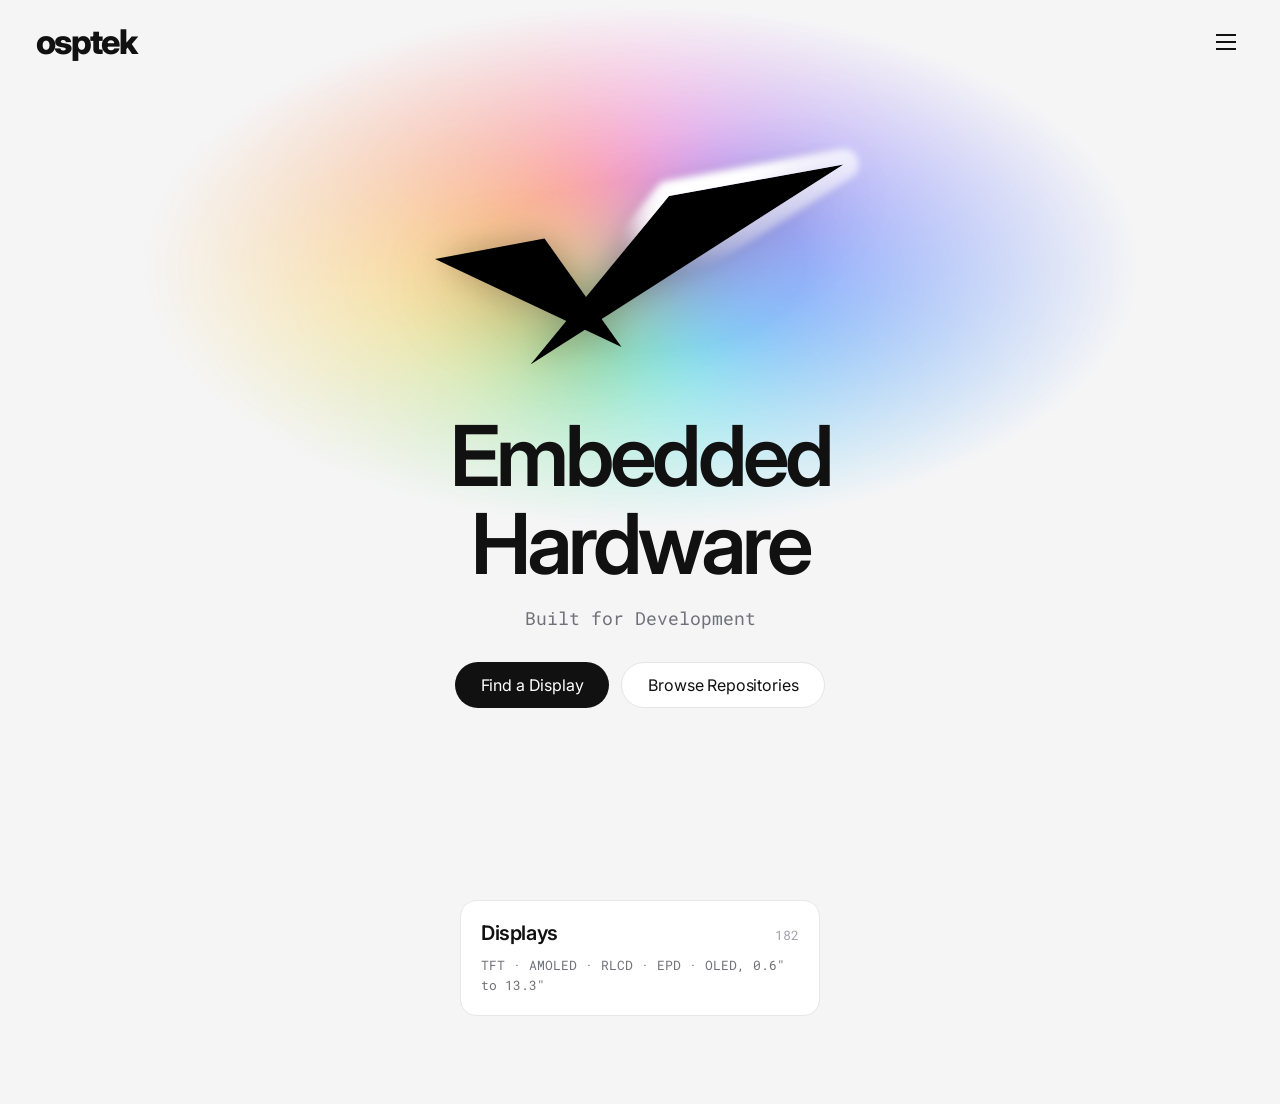
<file: index.html>
<!DOCTYPE html>
<html lang="en">
<head>
  <meta charset="utf-8" />
  <meta name="viewport" content="width=device-width, initial-scale=1" />
  <title>OSPTEK</title>
  <meta name="description" content="OSPTEK product documentation" />
  <link rel="preconnect" href="https://fonts.googleapis.com" />
  <link rel="preconnect" href="https://fonts.gstatic.com" crossorigin />
  <link href="https://fonts.googleapis.com/css2?family=Inter:wght@400;500;600;800&family=Roboto+Mono:wght@400&display=swap" rel="stylesheet" />
  <link rel="stylesheet" href="assets/base.css?v=2" />
  <link rel="stylesheet" href="assets/home.css?v=35" />
</head>
<body>
  <header class="topbar">
    <a class="wordmark" href="./" aria-label="OSPTEK">osptek</a>
    <button class="menu" type="button" aria-label="Menu">
      <span></span>
      <span></span>
      <span></span>
    </button>
  </header>
  <main class="hero">
    <div class="mark-wrap">
      <div class="mark-color" aria-hidden="true"></div>
      <img class="mark" src="assets/mark.svg" alt="" draggable="false" />
      <div class="mark-glow" aria-hidden="true">
        <i class="orbit"></i>
      </div>
      <!-- click target: the mark shape itself, with a little slack around the edges -->
      <svg class="mark-hit" viewBox="10 240 840 440" aria-hidden="true">
        <g fill="none" stroke="none" stroke-width="44" stroke-linejoin="round">
          <polygon points="20,446 239,405 393,622" />
          <polygon points="211,657 488,320 837,257" />
        </g>
      </svg>
    </div>
    <h1 class="title">Embedded<br />Hardware</h1>
    <p class="sub">
      <span class="rotator">
        <span class="phrase">Built for Development</span>
        <span class="phrase">From Module to System</span>
        <span class="phrase">Made for Integration</span>
        <span class="phrase">Hardware for Engineers</span>
        <span class="phrase">Ready for Prototyping</span>
        <span class="phrase">From Prototype to Product</span>
      </span>
    </p>
    <div class="actions">
      <a class="btn btn-fill" href="products/">Find a Display</a>
      <a class="btn btn-ghost" href="https://github.com/osptek" target="_blank" rel="noopener">Browse Repositories</a>
    </div>
  </main>

  <!-- the count and range are placeholders: home.js refreshes them from products/catalog.json -->
  <section class="cats-home" aria-labelledby="cats-title">
    <h2 class="sr-only" id="cats-title">Product categories</h2>
    <div class="cat-grid">
      <a class="cat-card" href="products/">
        <span class="cat-head">
          <span class="cat-name">Displays</span>
          <span class="cat-count">382</span>
        </span>
        <span class="cat-note">TFT · AMOLED · RLCD · EPD · OLED, <span class="cat-range">0.42" to 13.3"</span></span>
      </a>
    </div>
  </section>
  <script src="assets/topbar.js?v=1"></script>
  <script src="assets/home.js?v=14"></script>
</body>
</html>
</file>
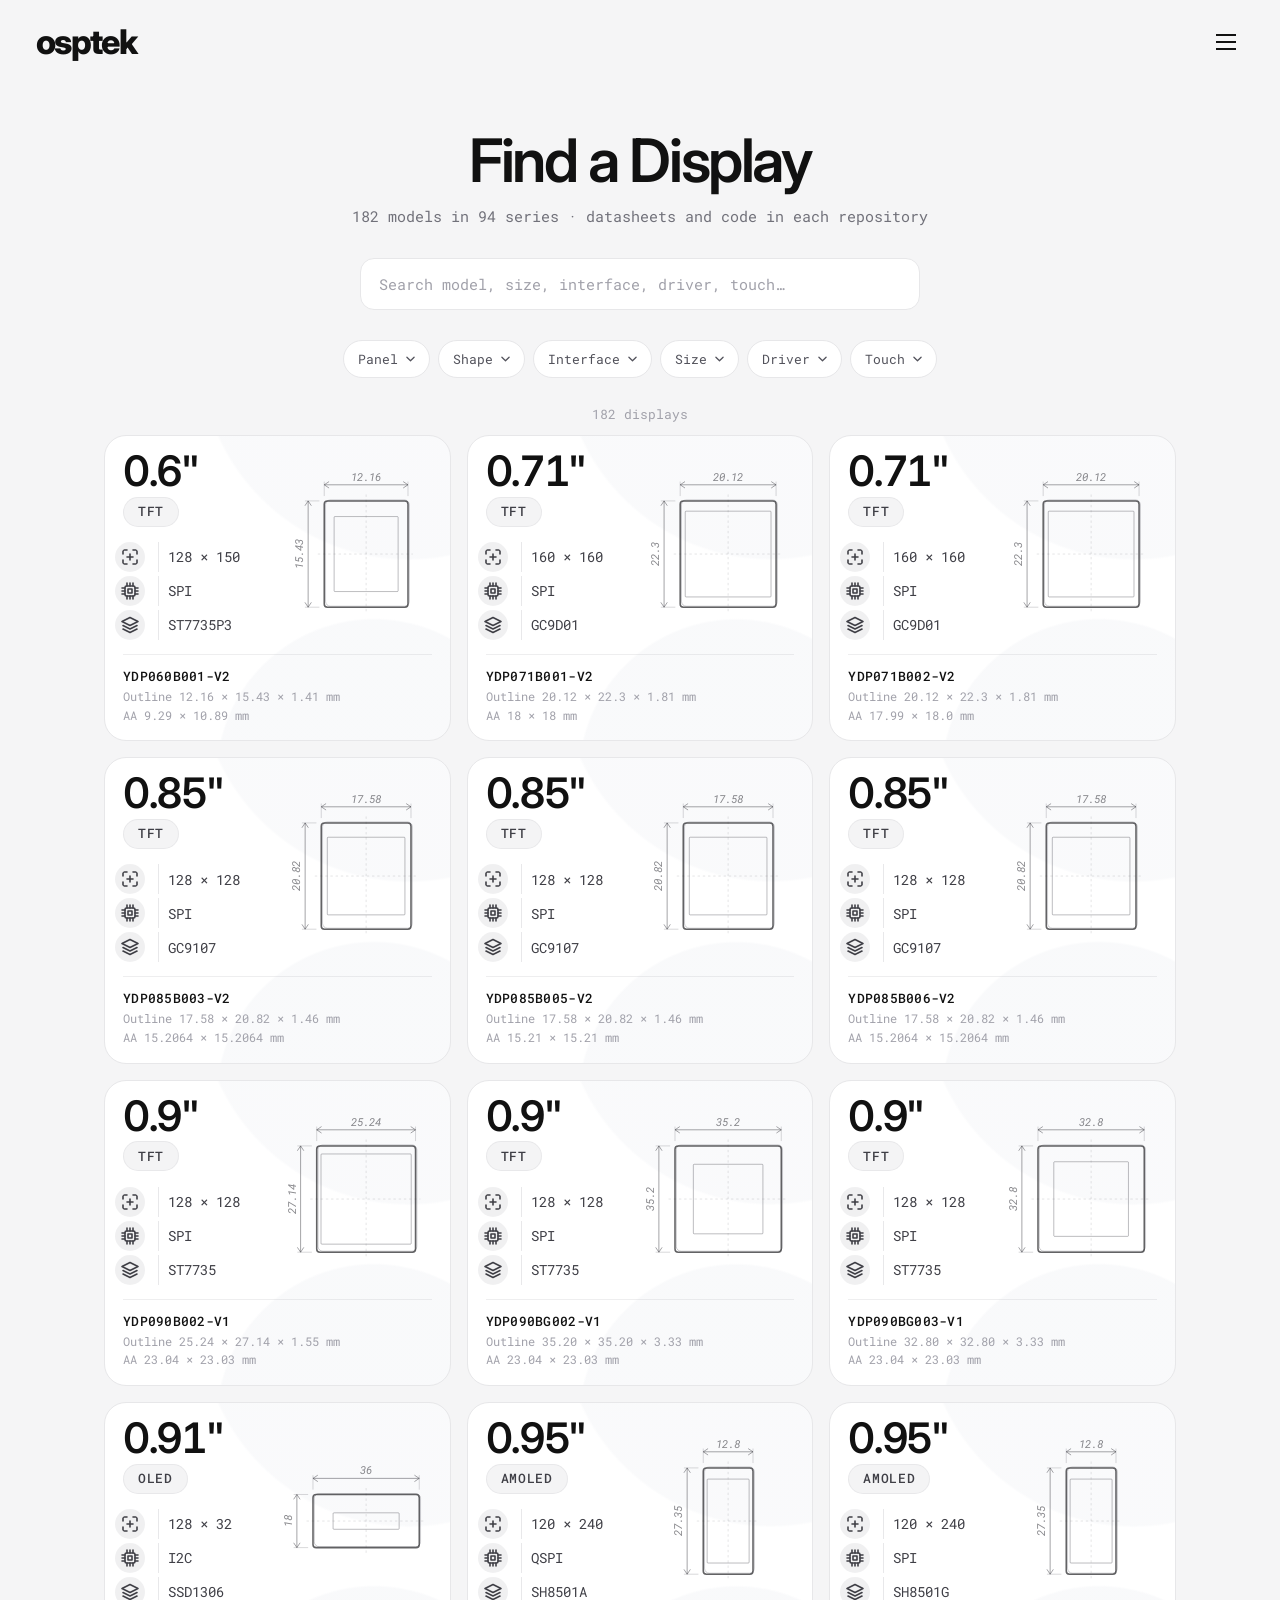
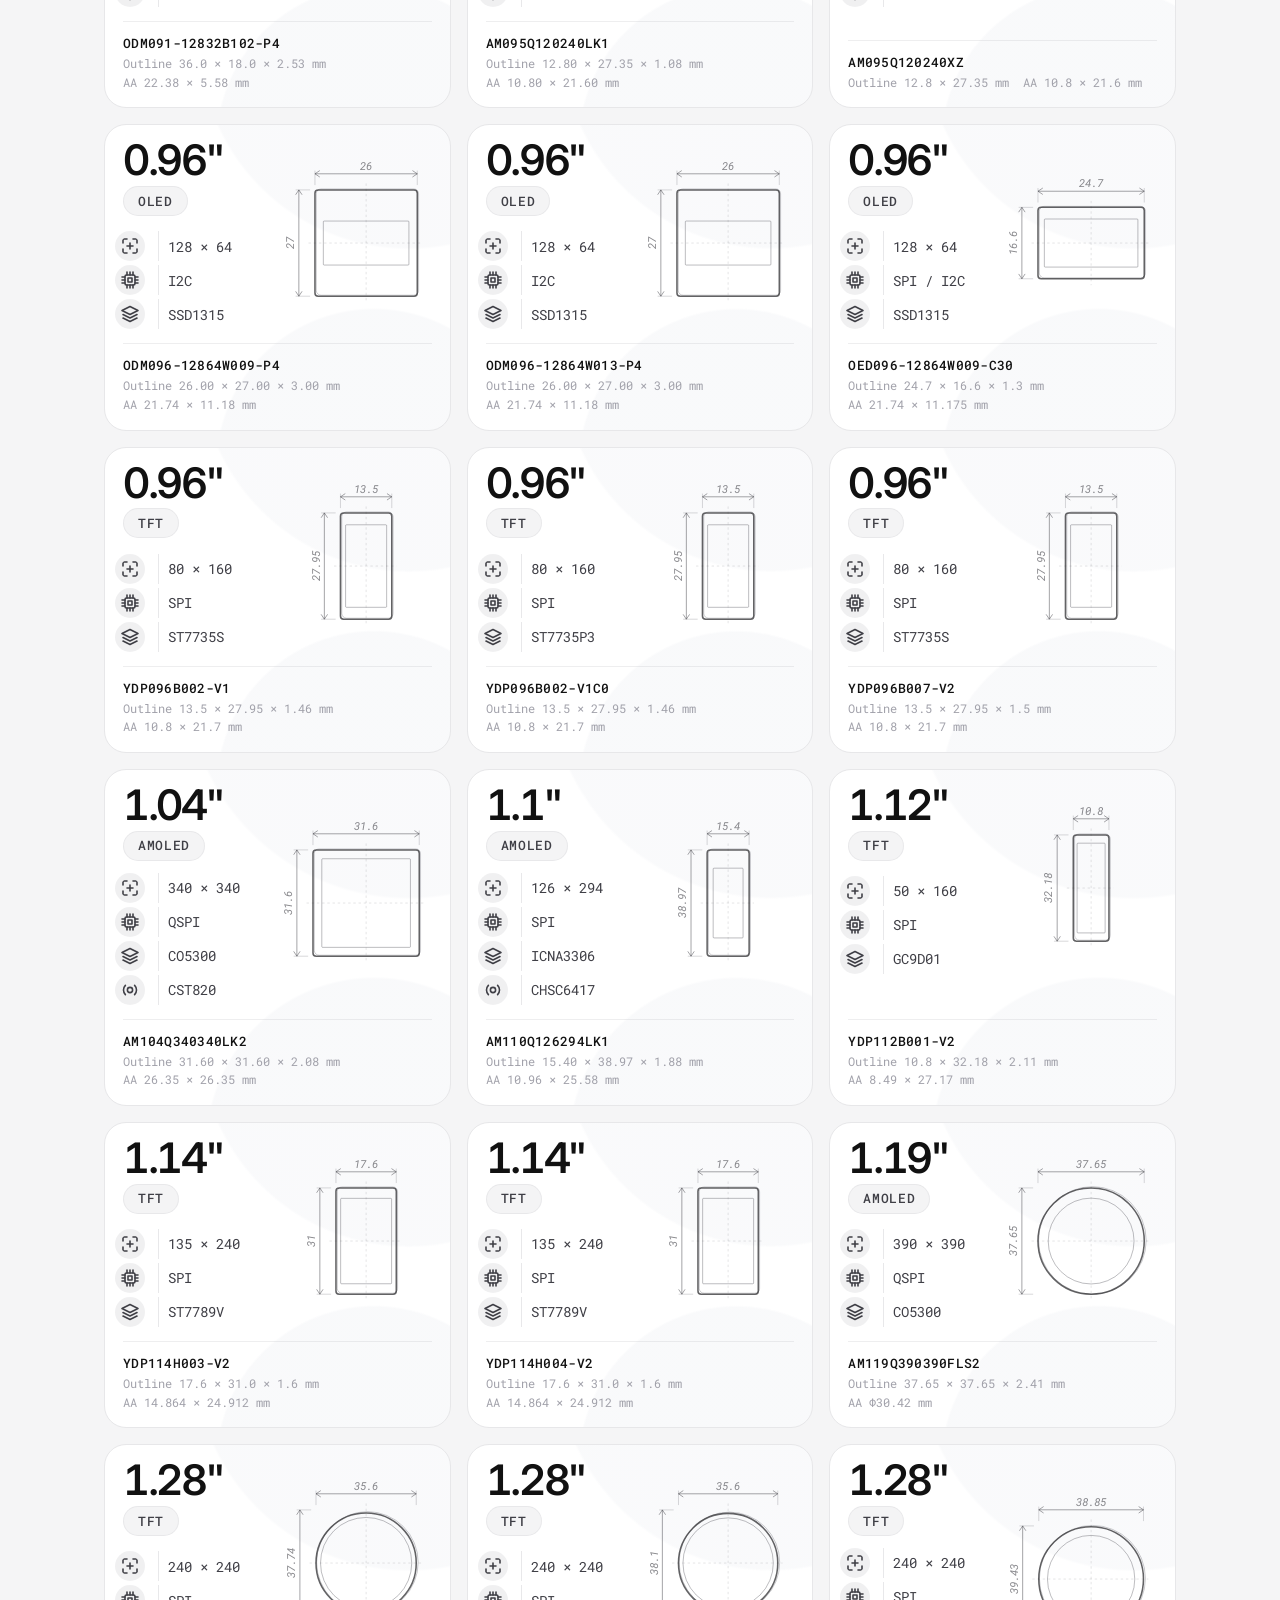
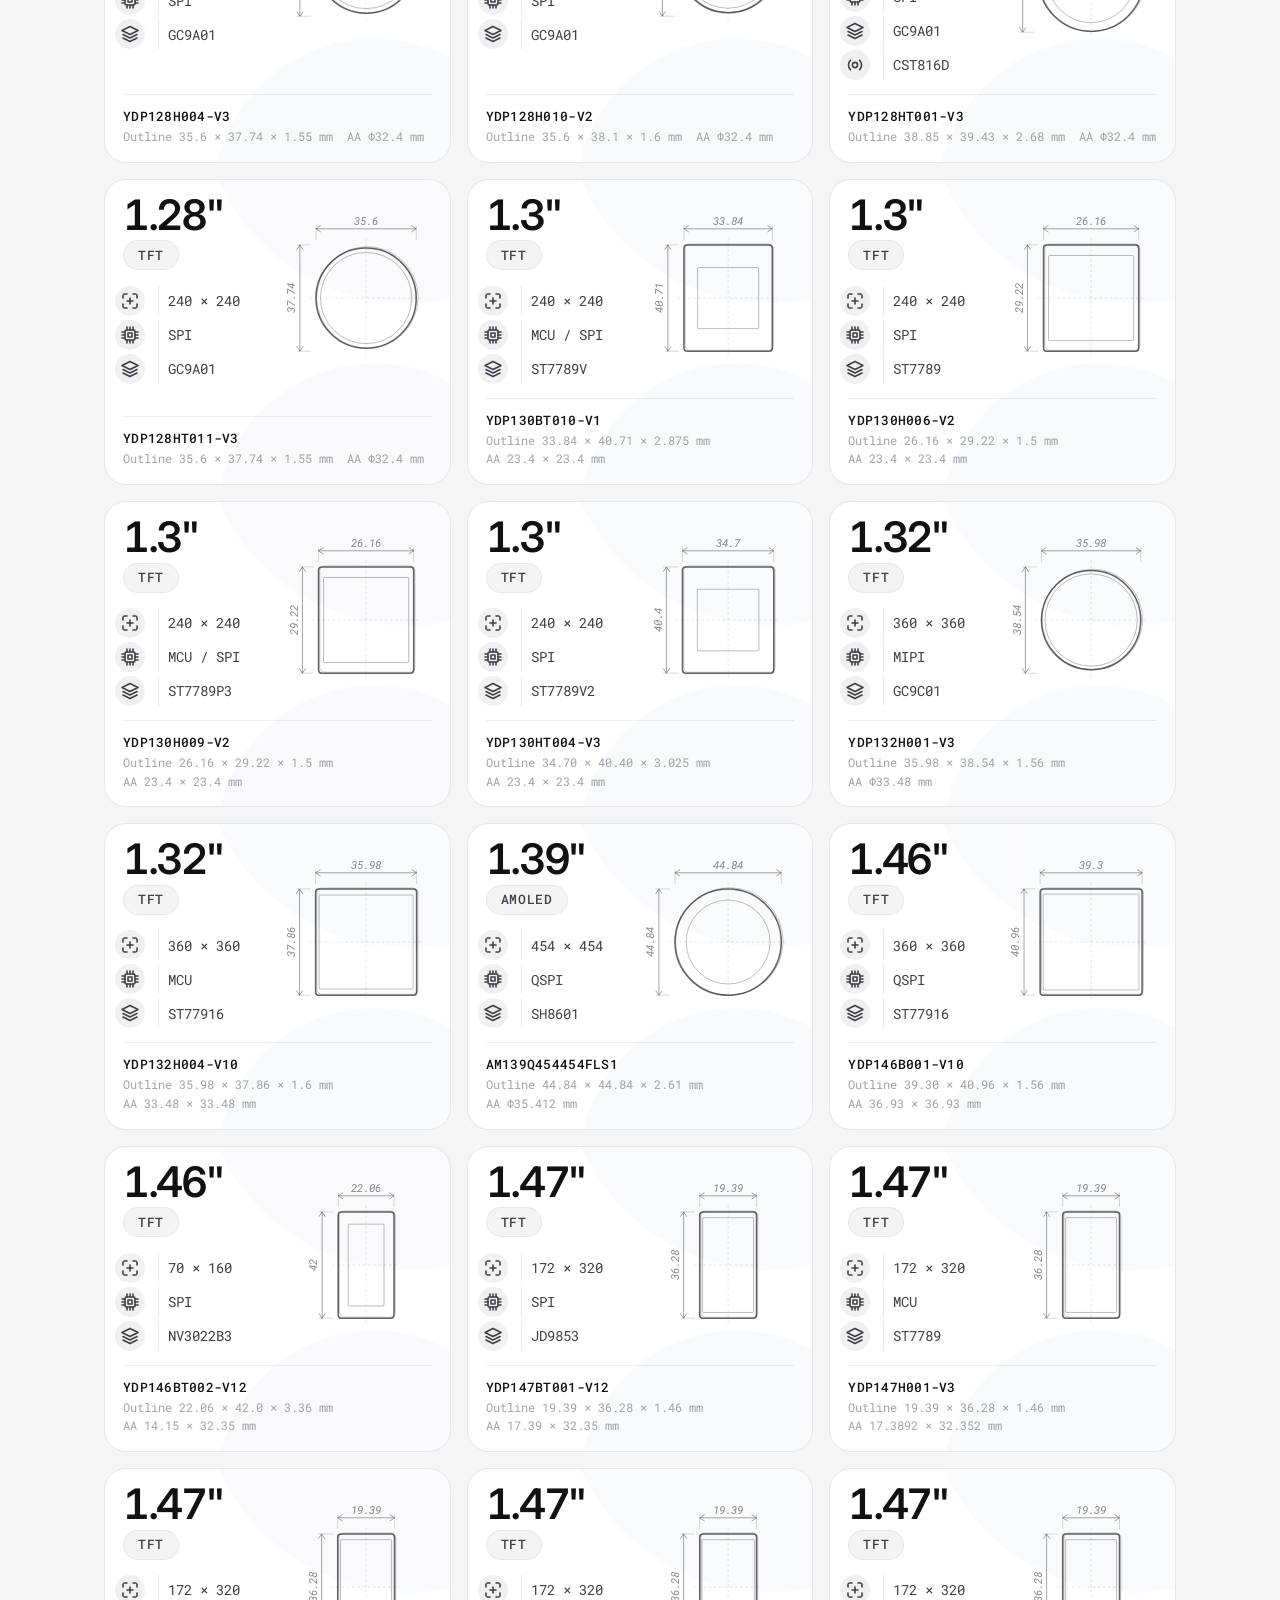
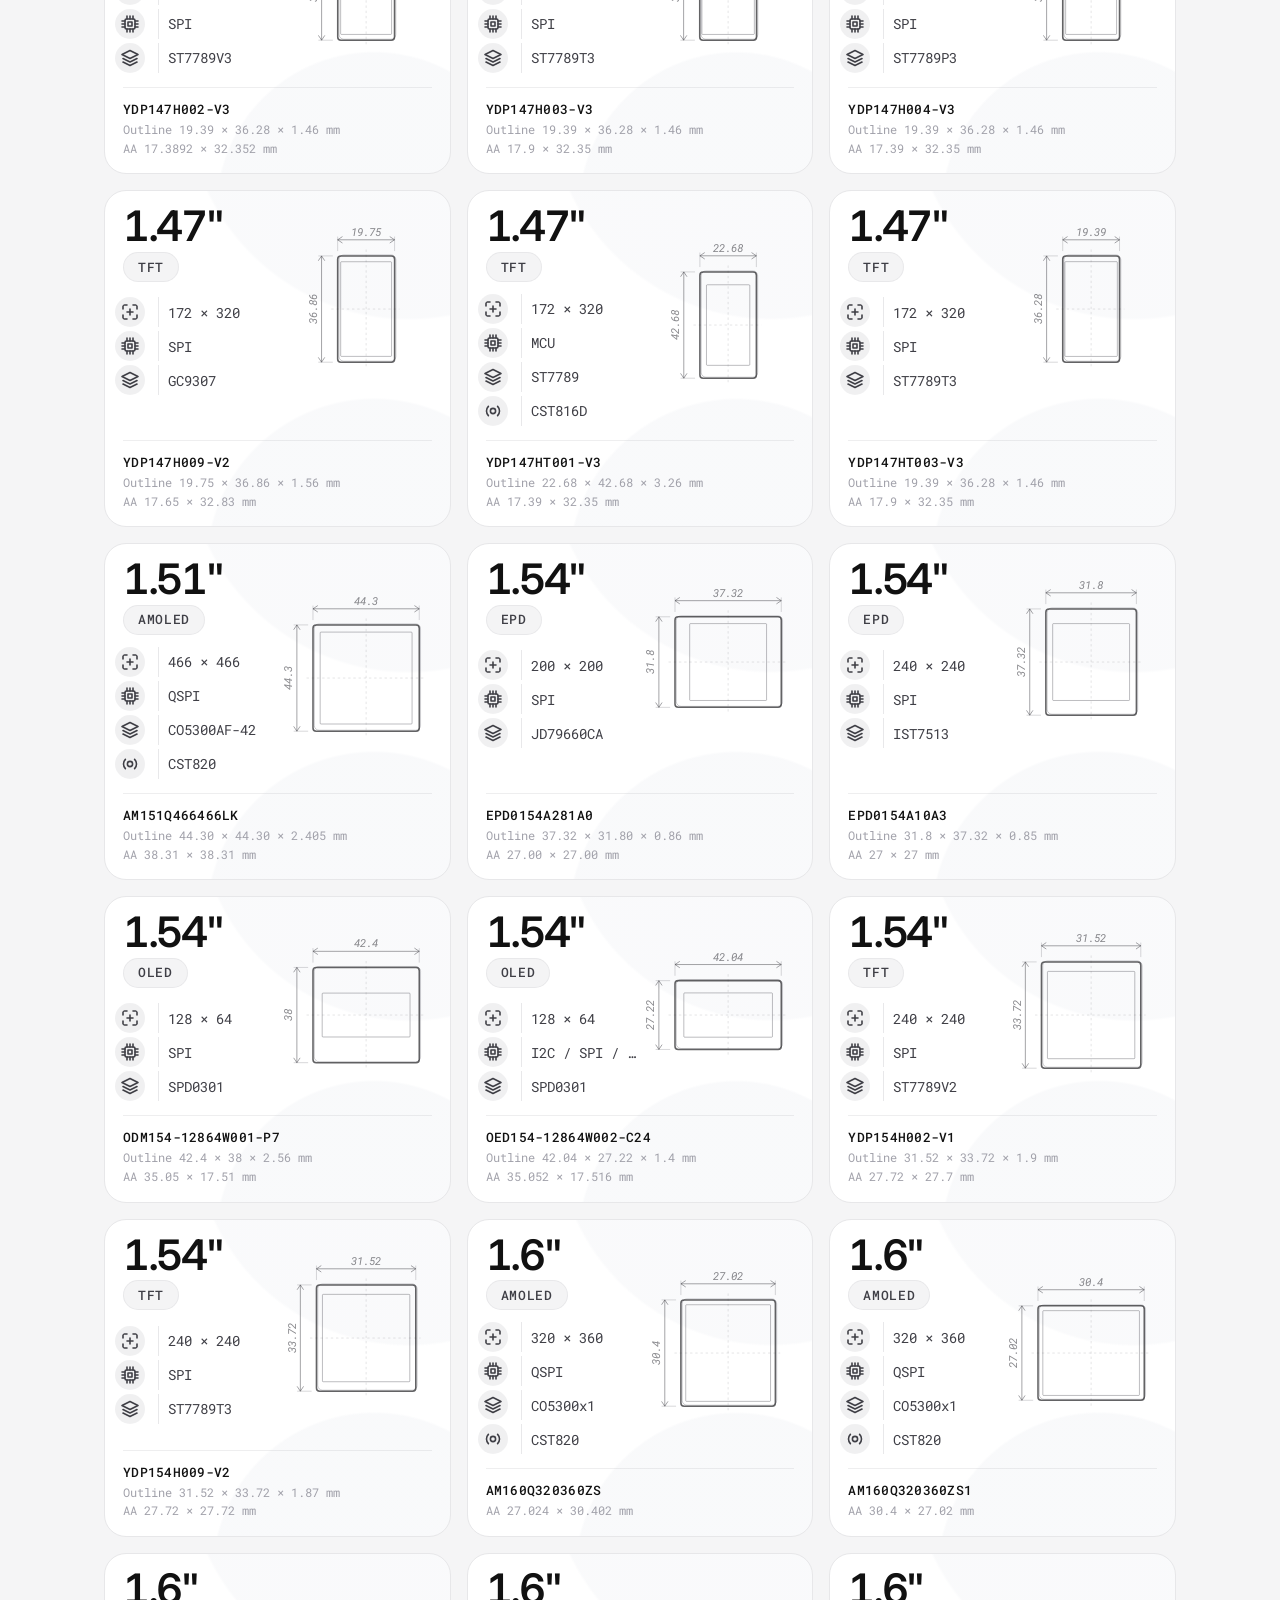
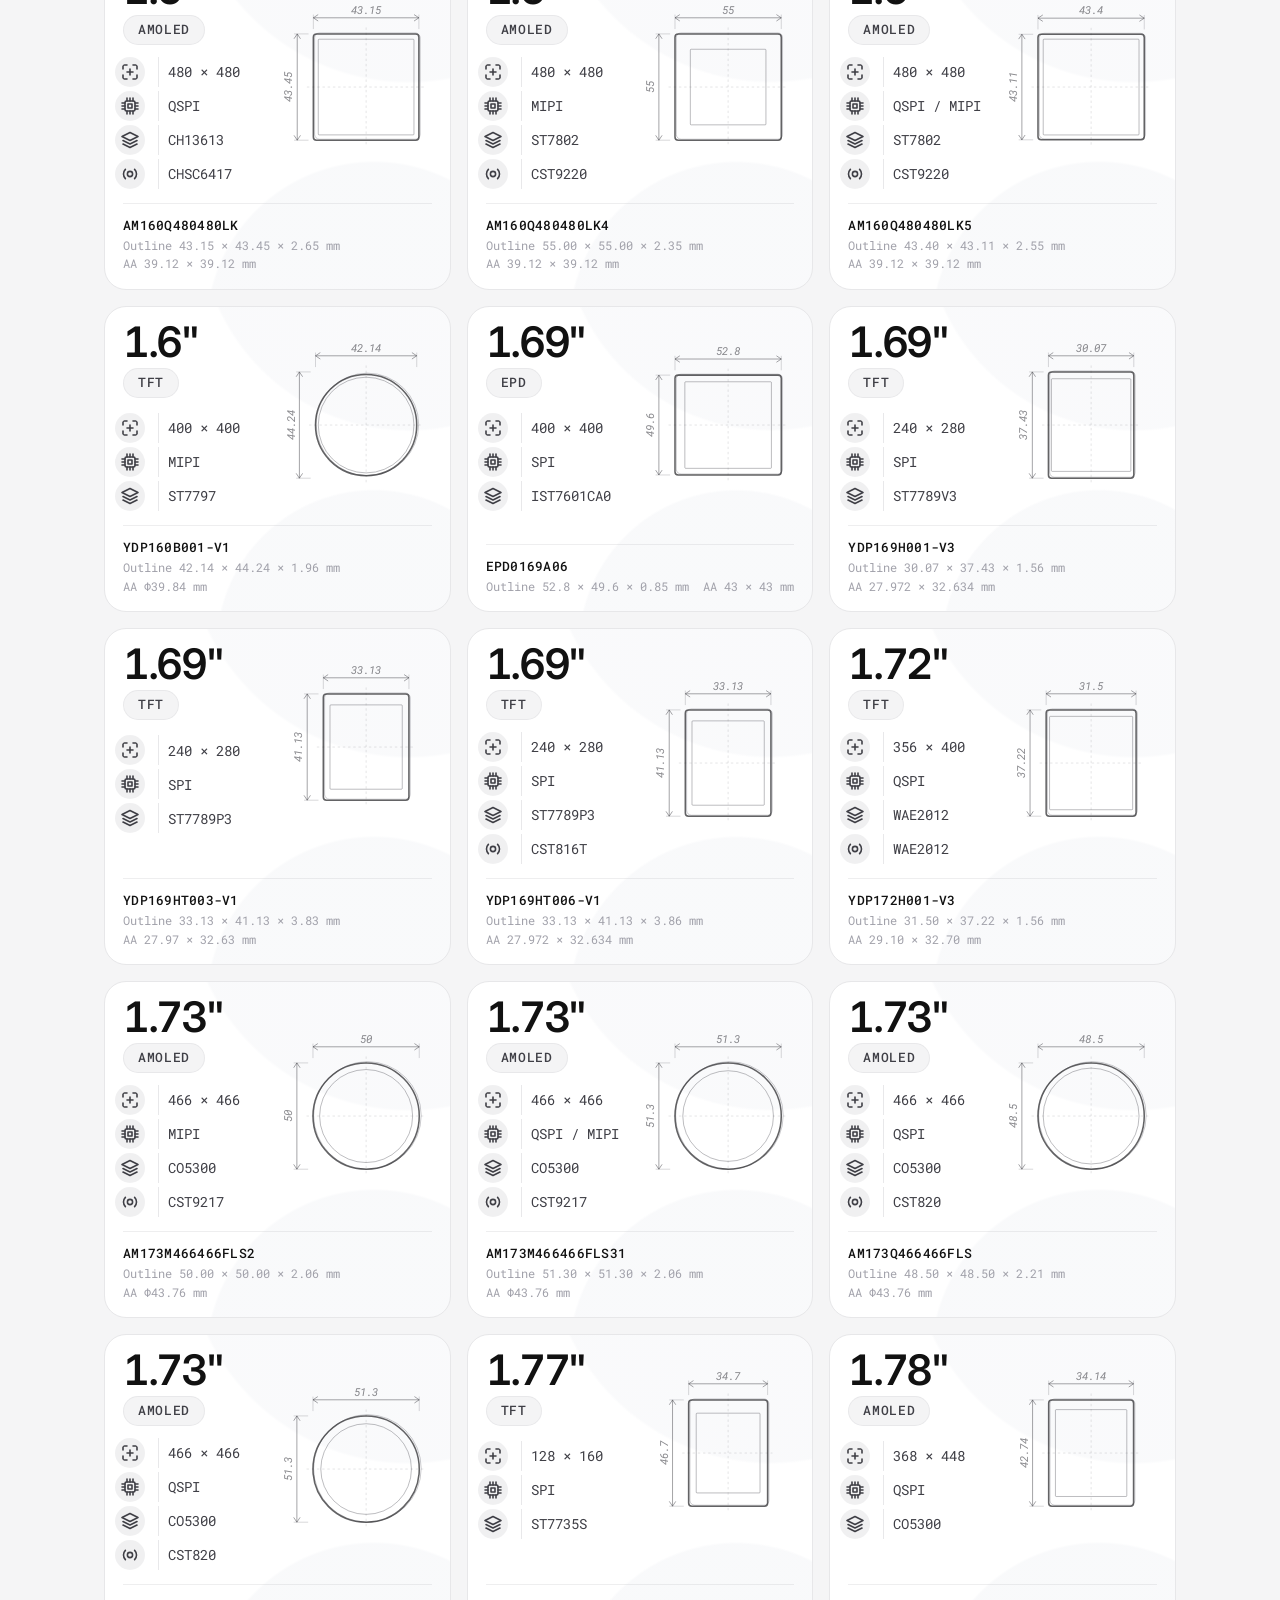
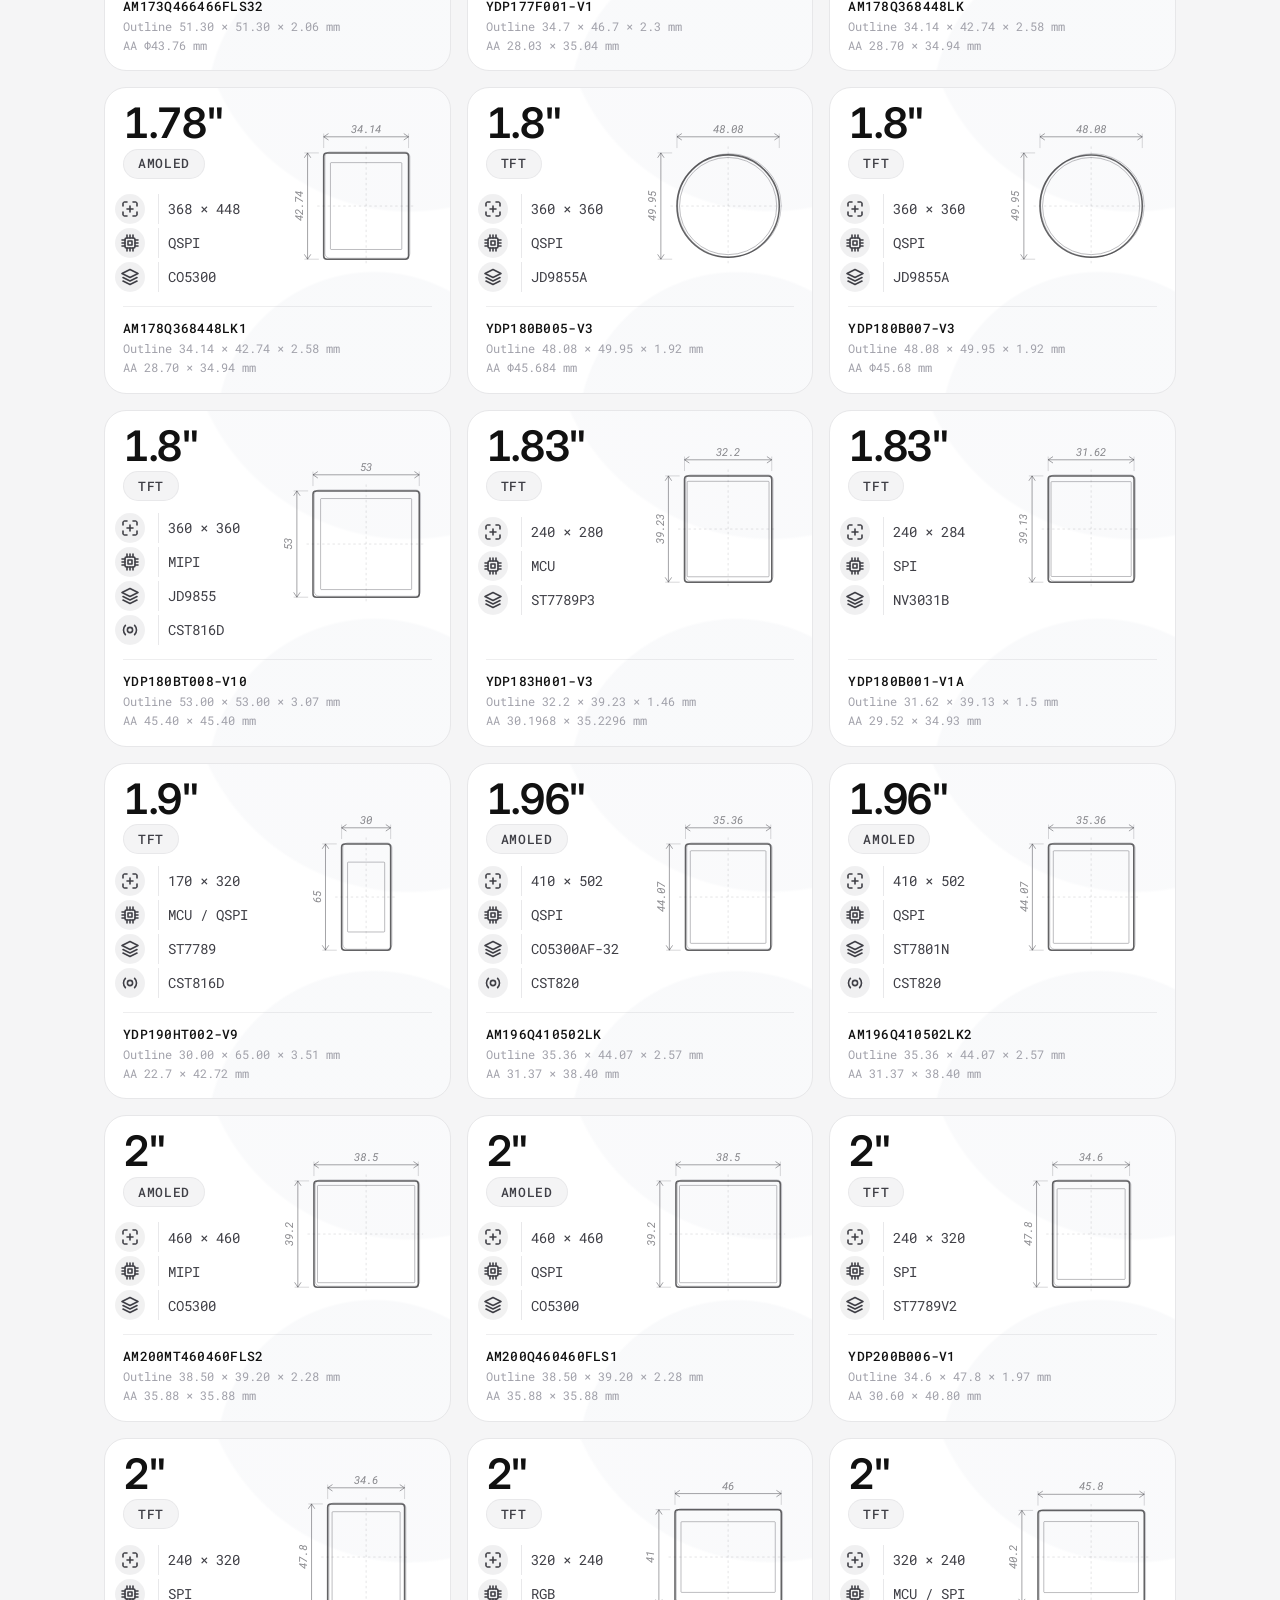
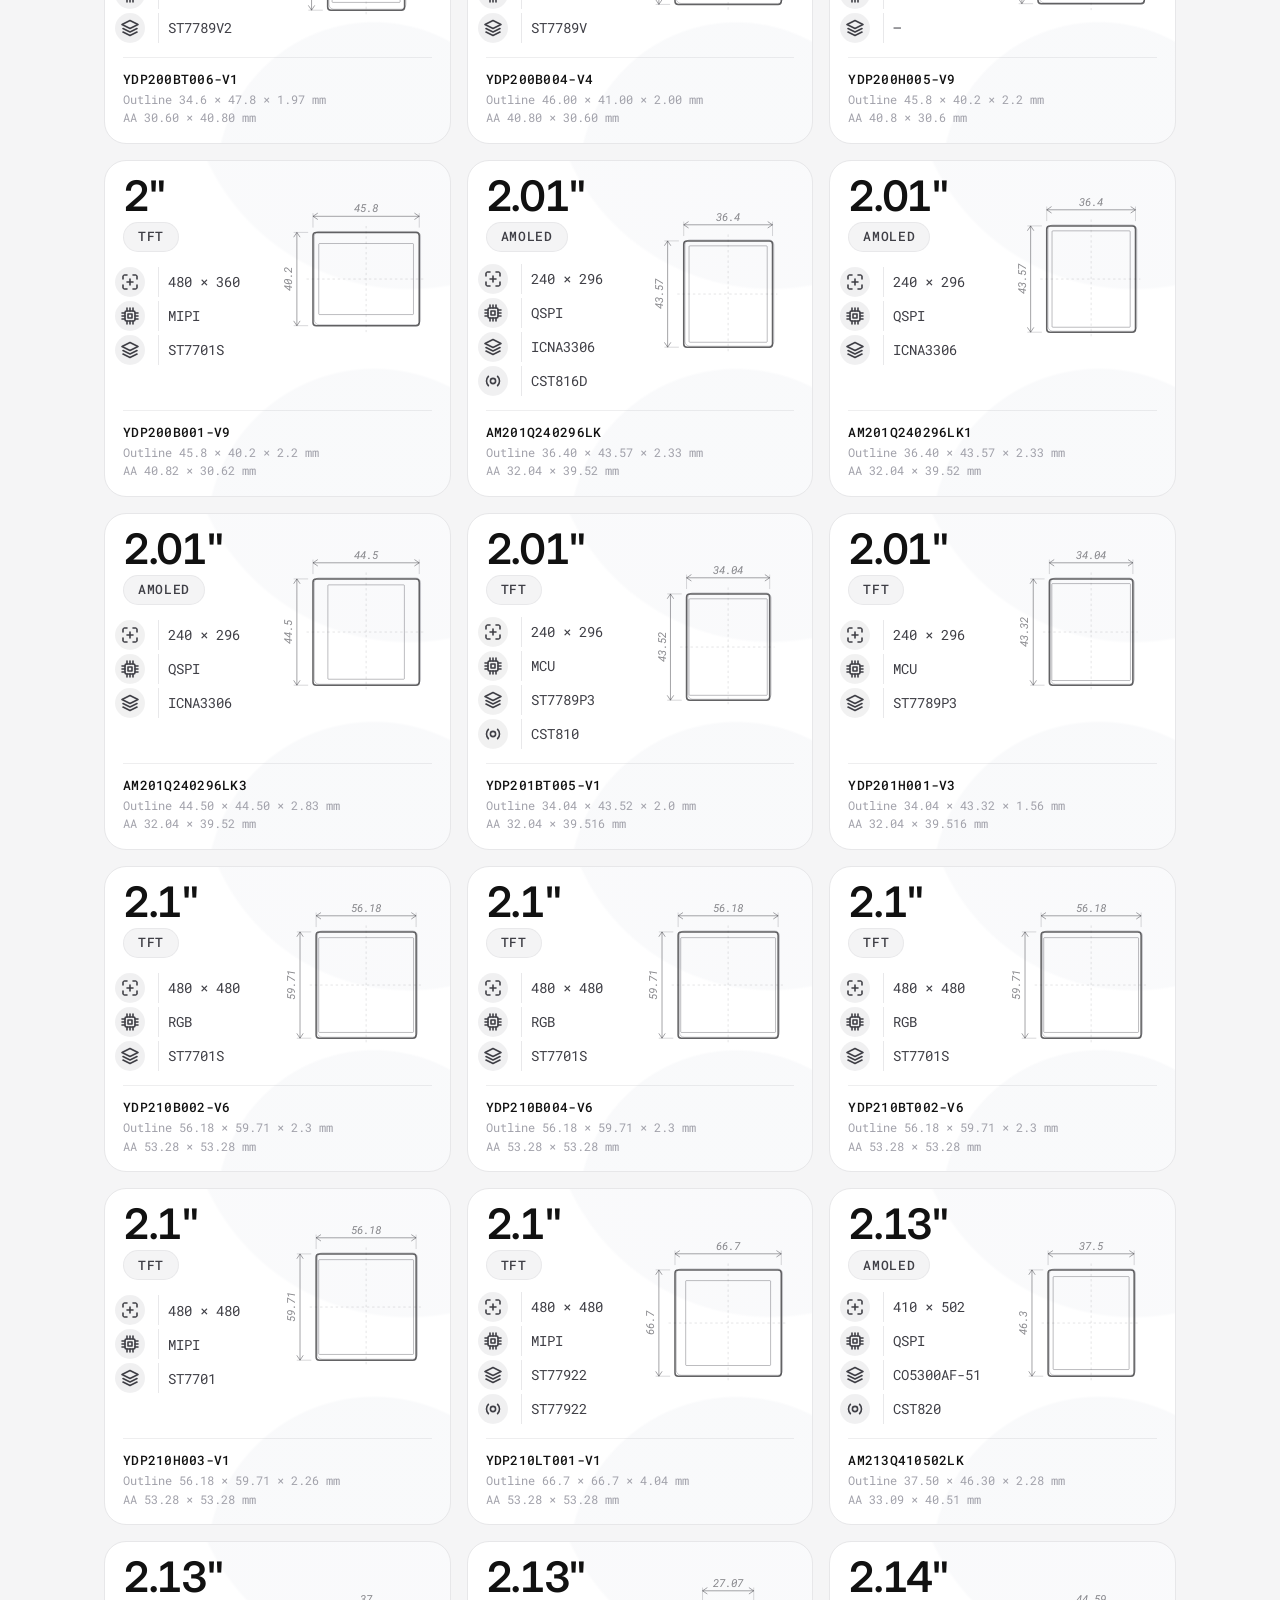
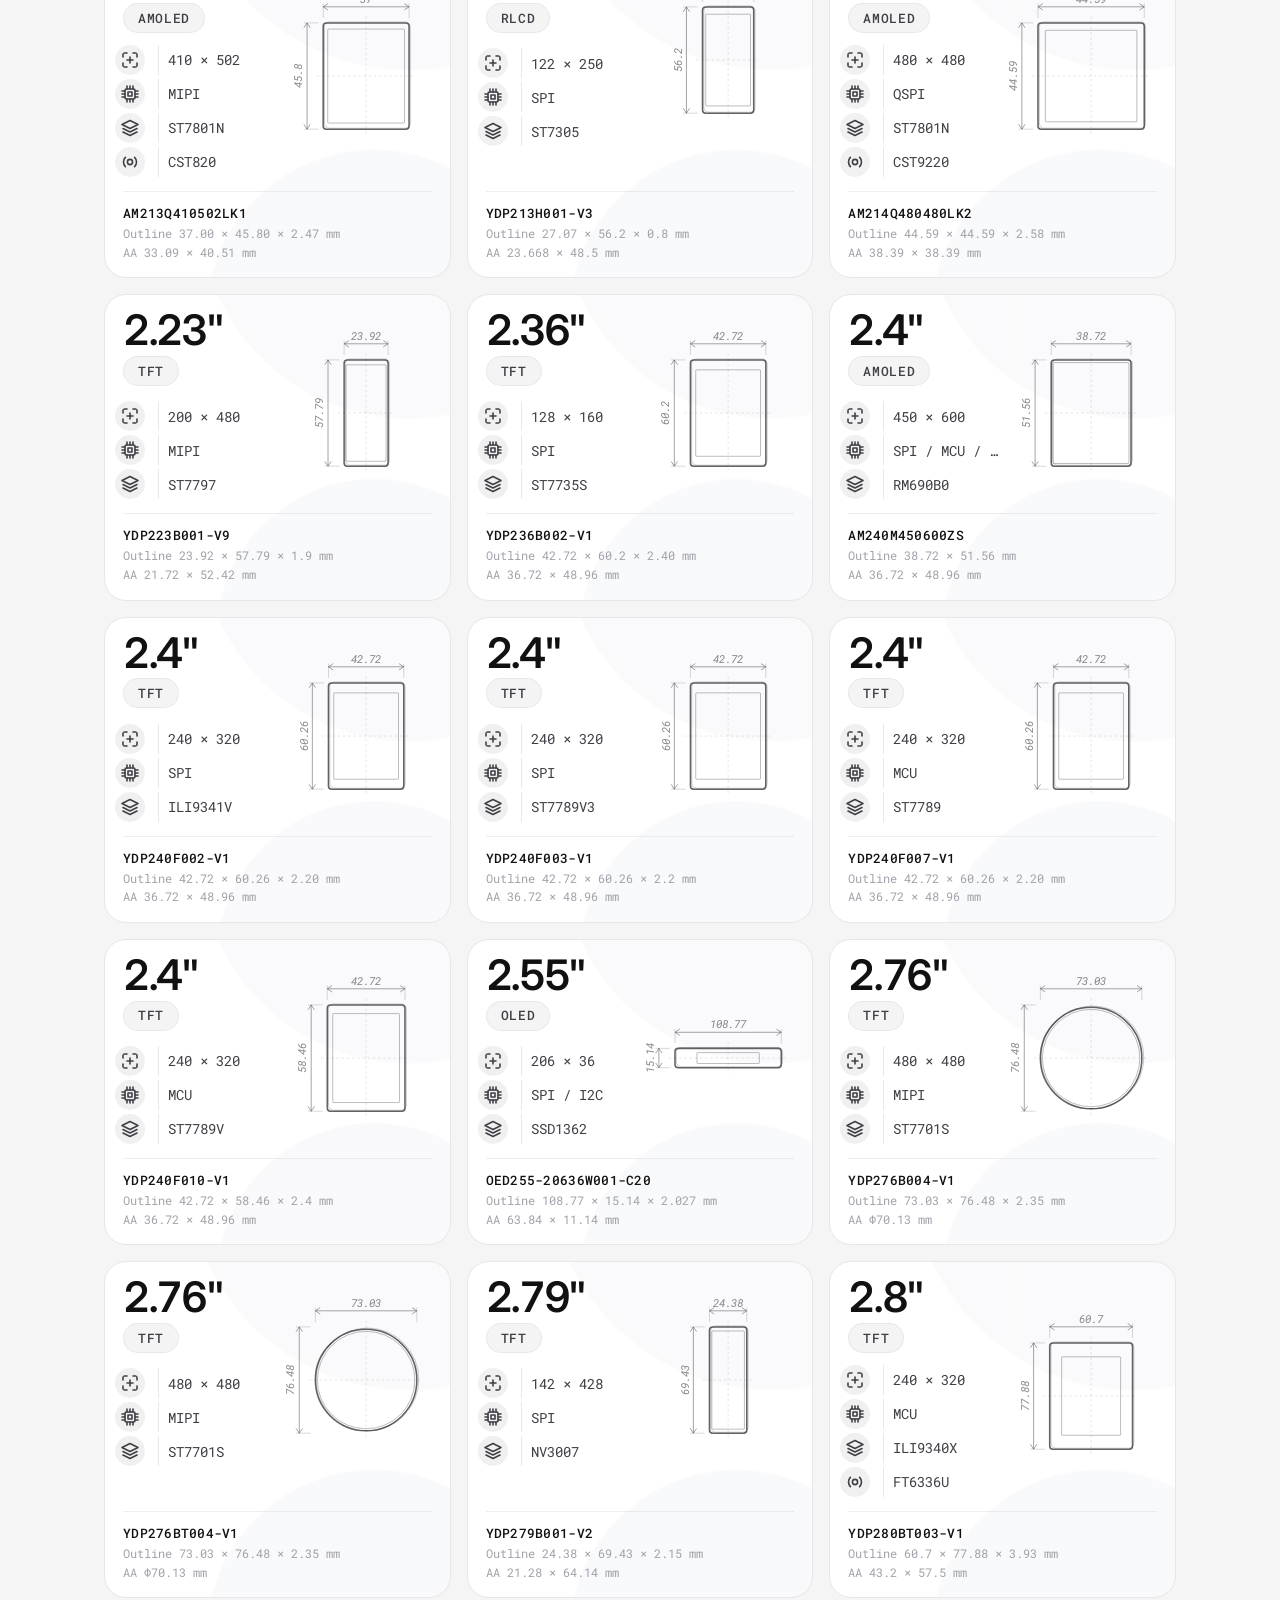
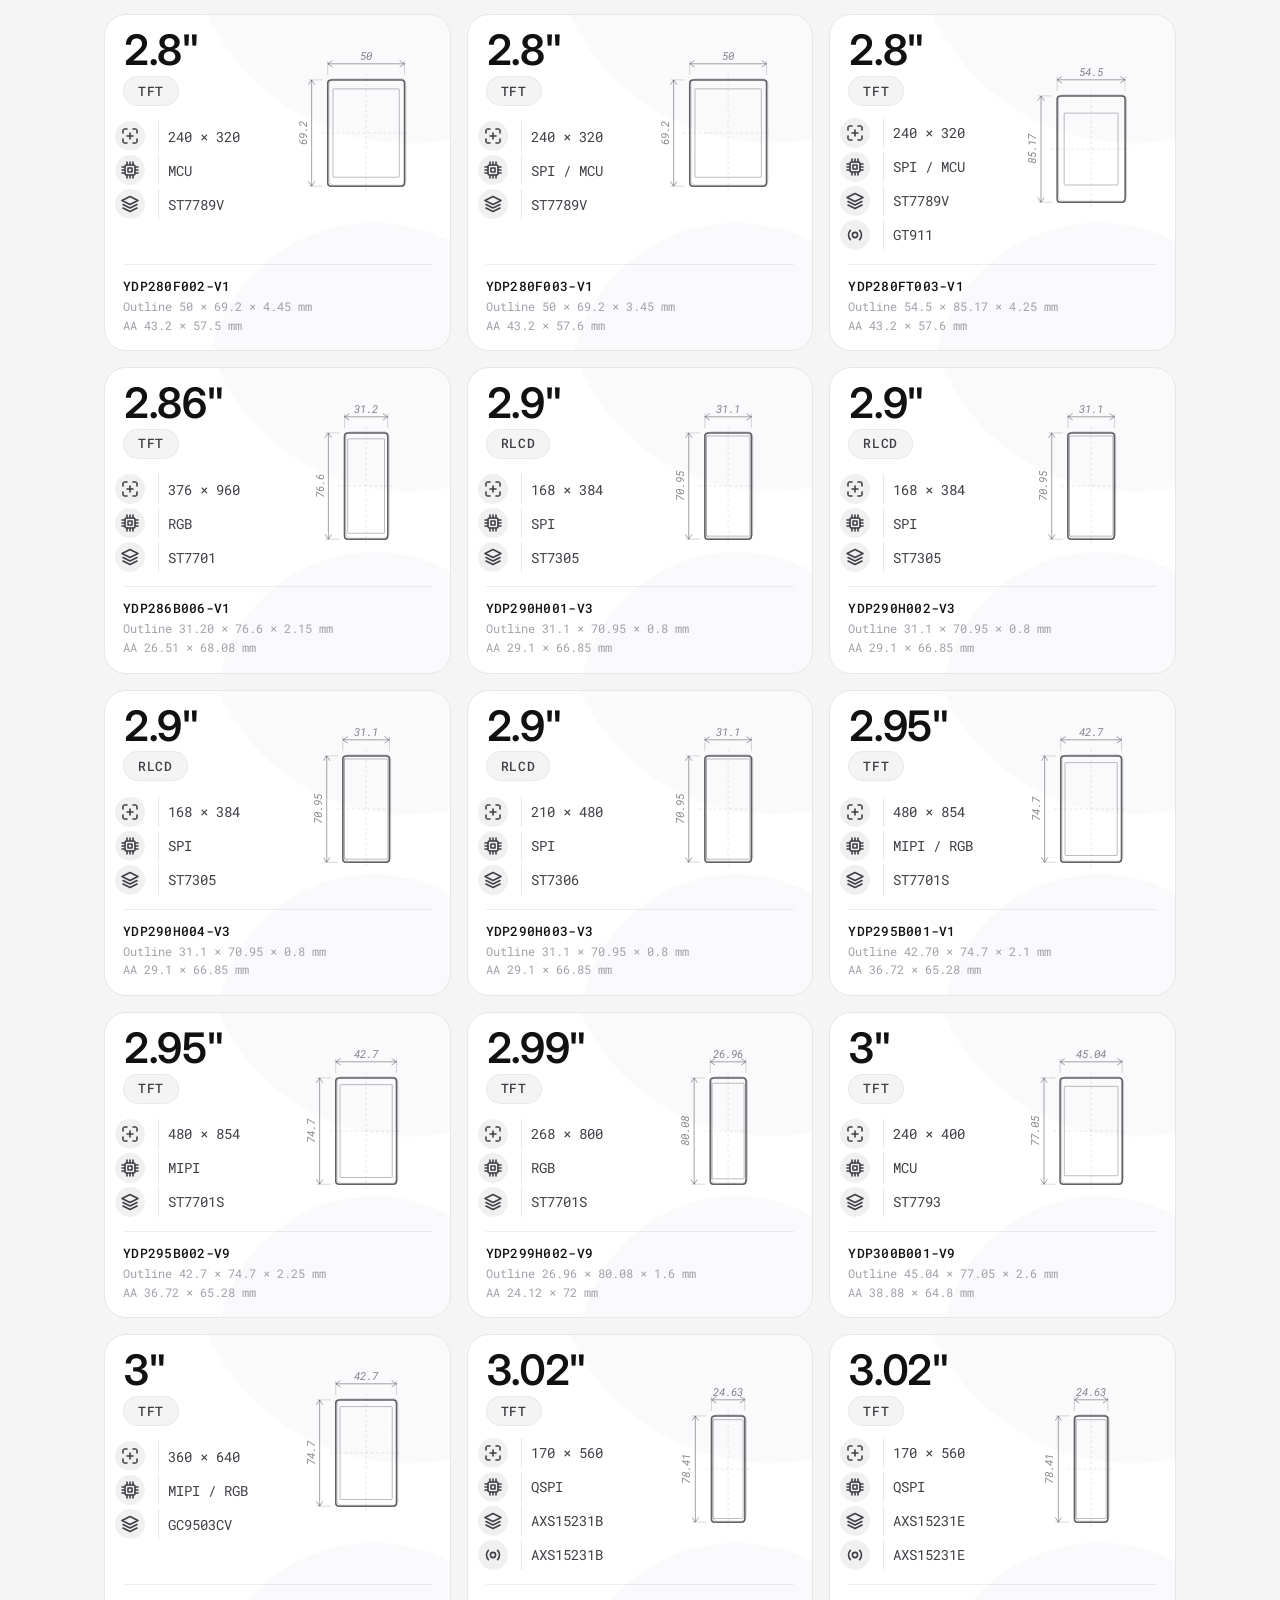
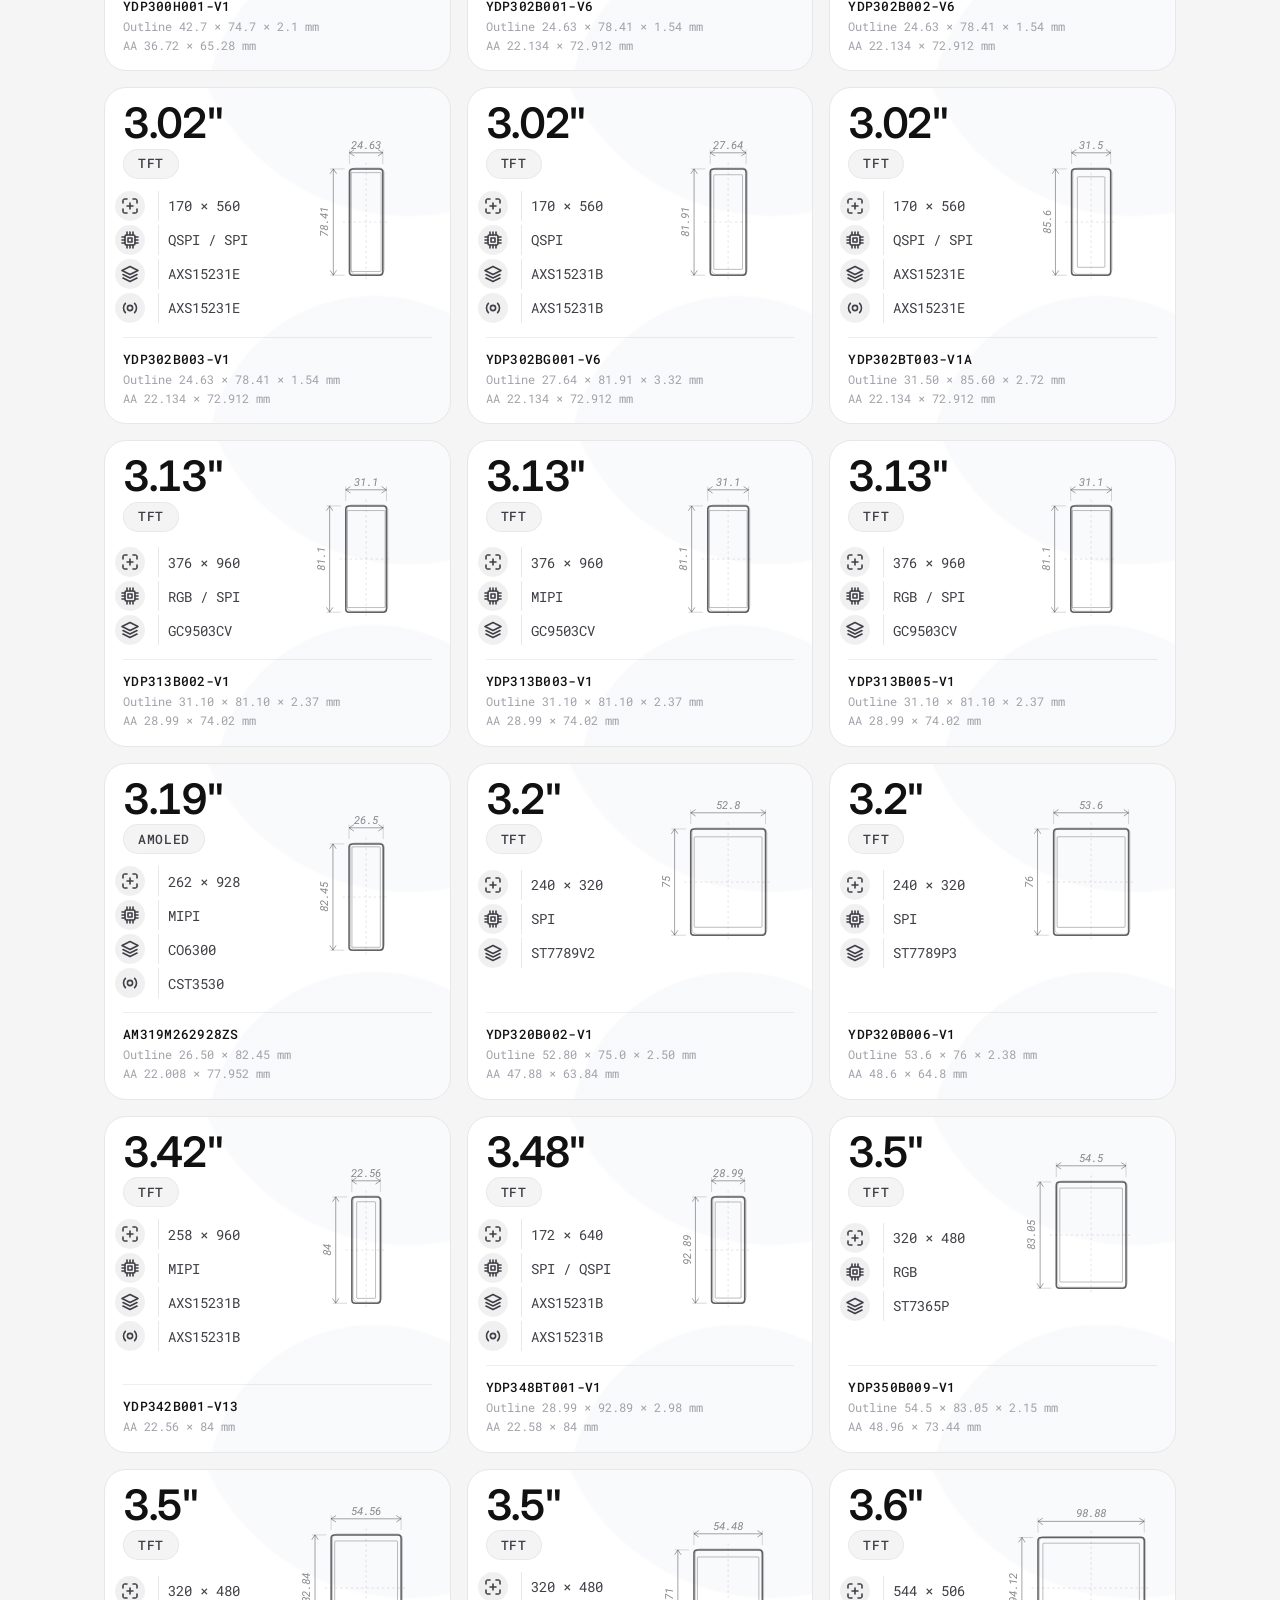
<file: displays/index.html>
<!DOCTYPE html>
<html lang="en">
<head>
  <meta charset="utf-8" />
  <!-- the display list moved into the all-category finder; keep the old link alive -->
  <meta http-equiv="refresh" content="0; url=../products/?cat=displays" />
  <link rel="canonical" href="https://osptek.github.io/products/?cat=displays" />
  <title>Find a Product — OSPTEK</title>
  <meta name="robots" content="noindex" />
</head>
<body>
  <p><a href="../products/?cat=displays">Display modules moved to /products/</a></p>
  <script>
    // carry a bookmarked search or filter over to the new address
    (() => {
      const p = new URLSearchParams(location.search);
      p.set('cat', 'displays');
      location.replace('../products/?' + p);
    })();
  </script>
</body>
</html>
</file>
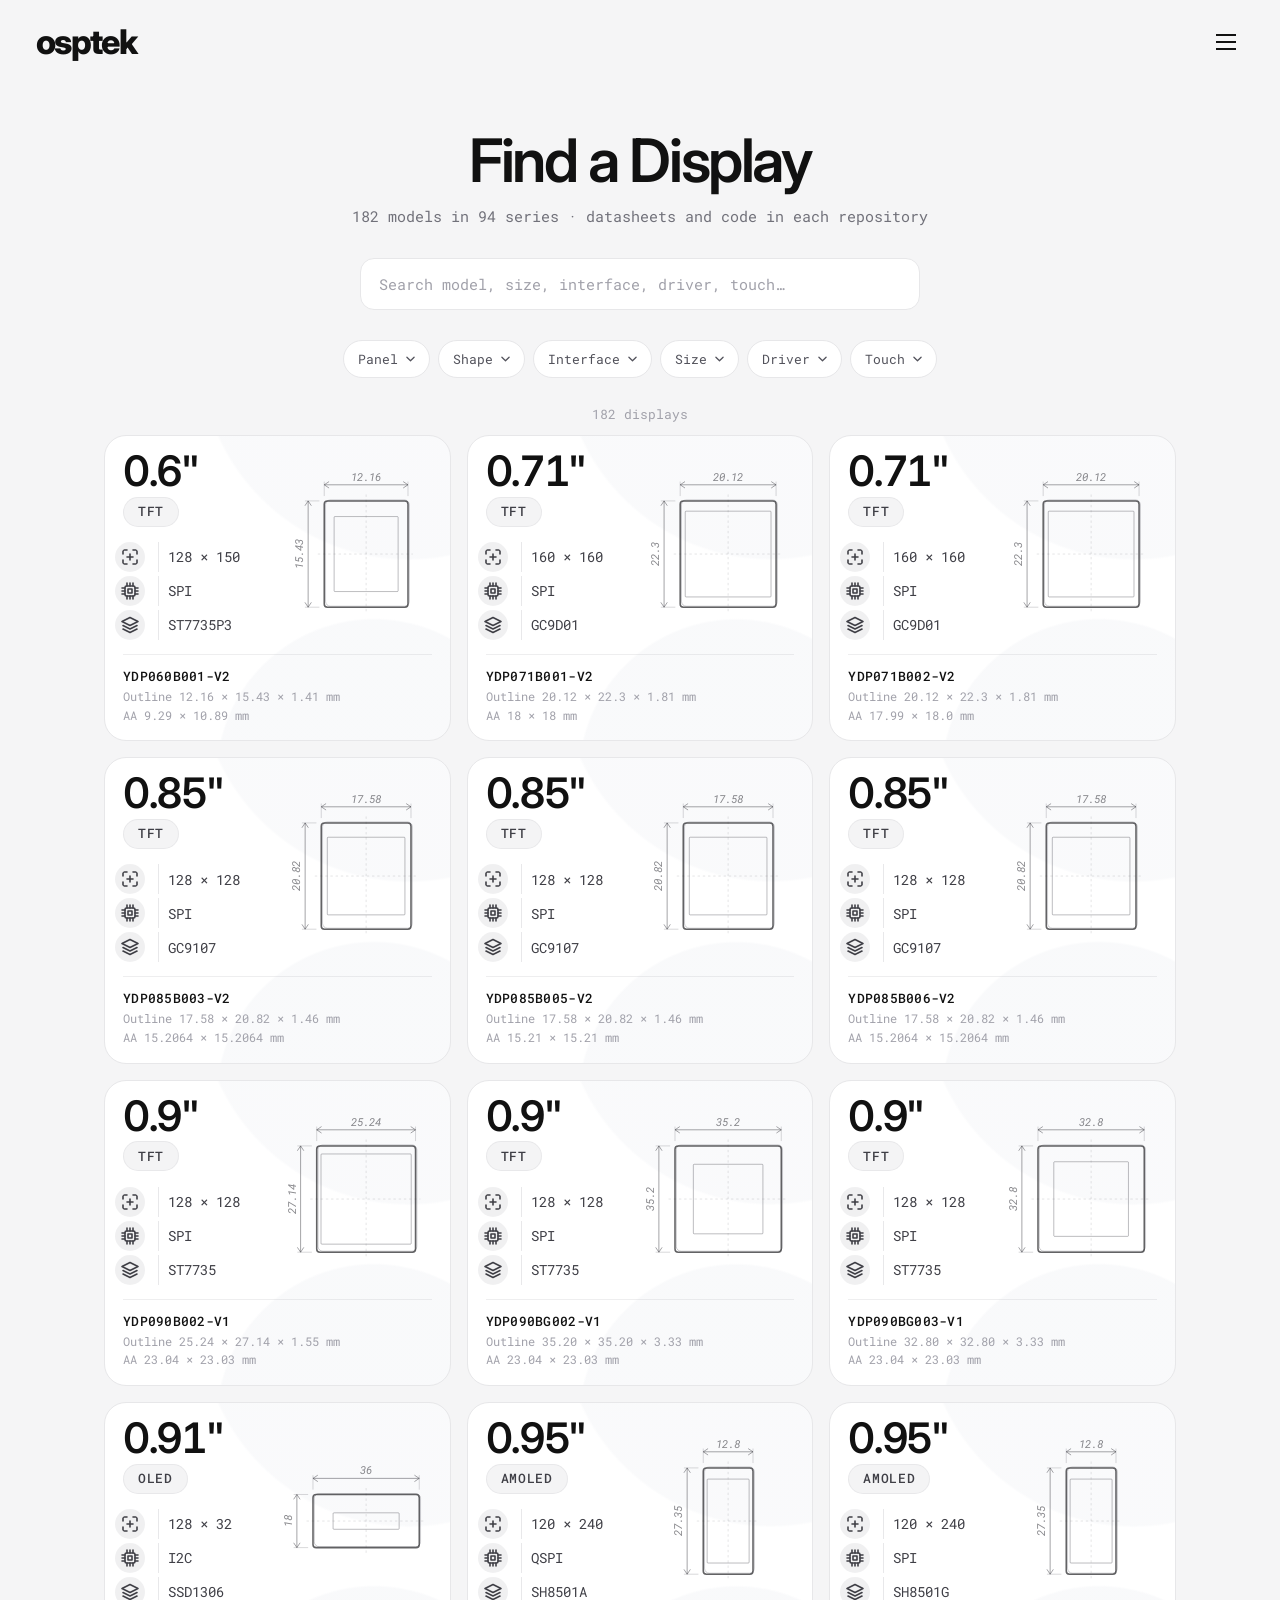
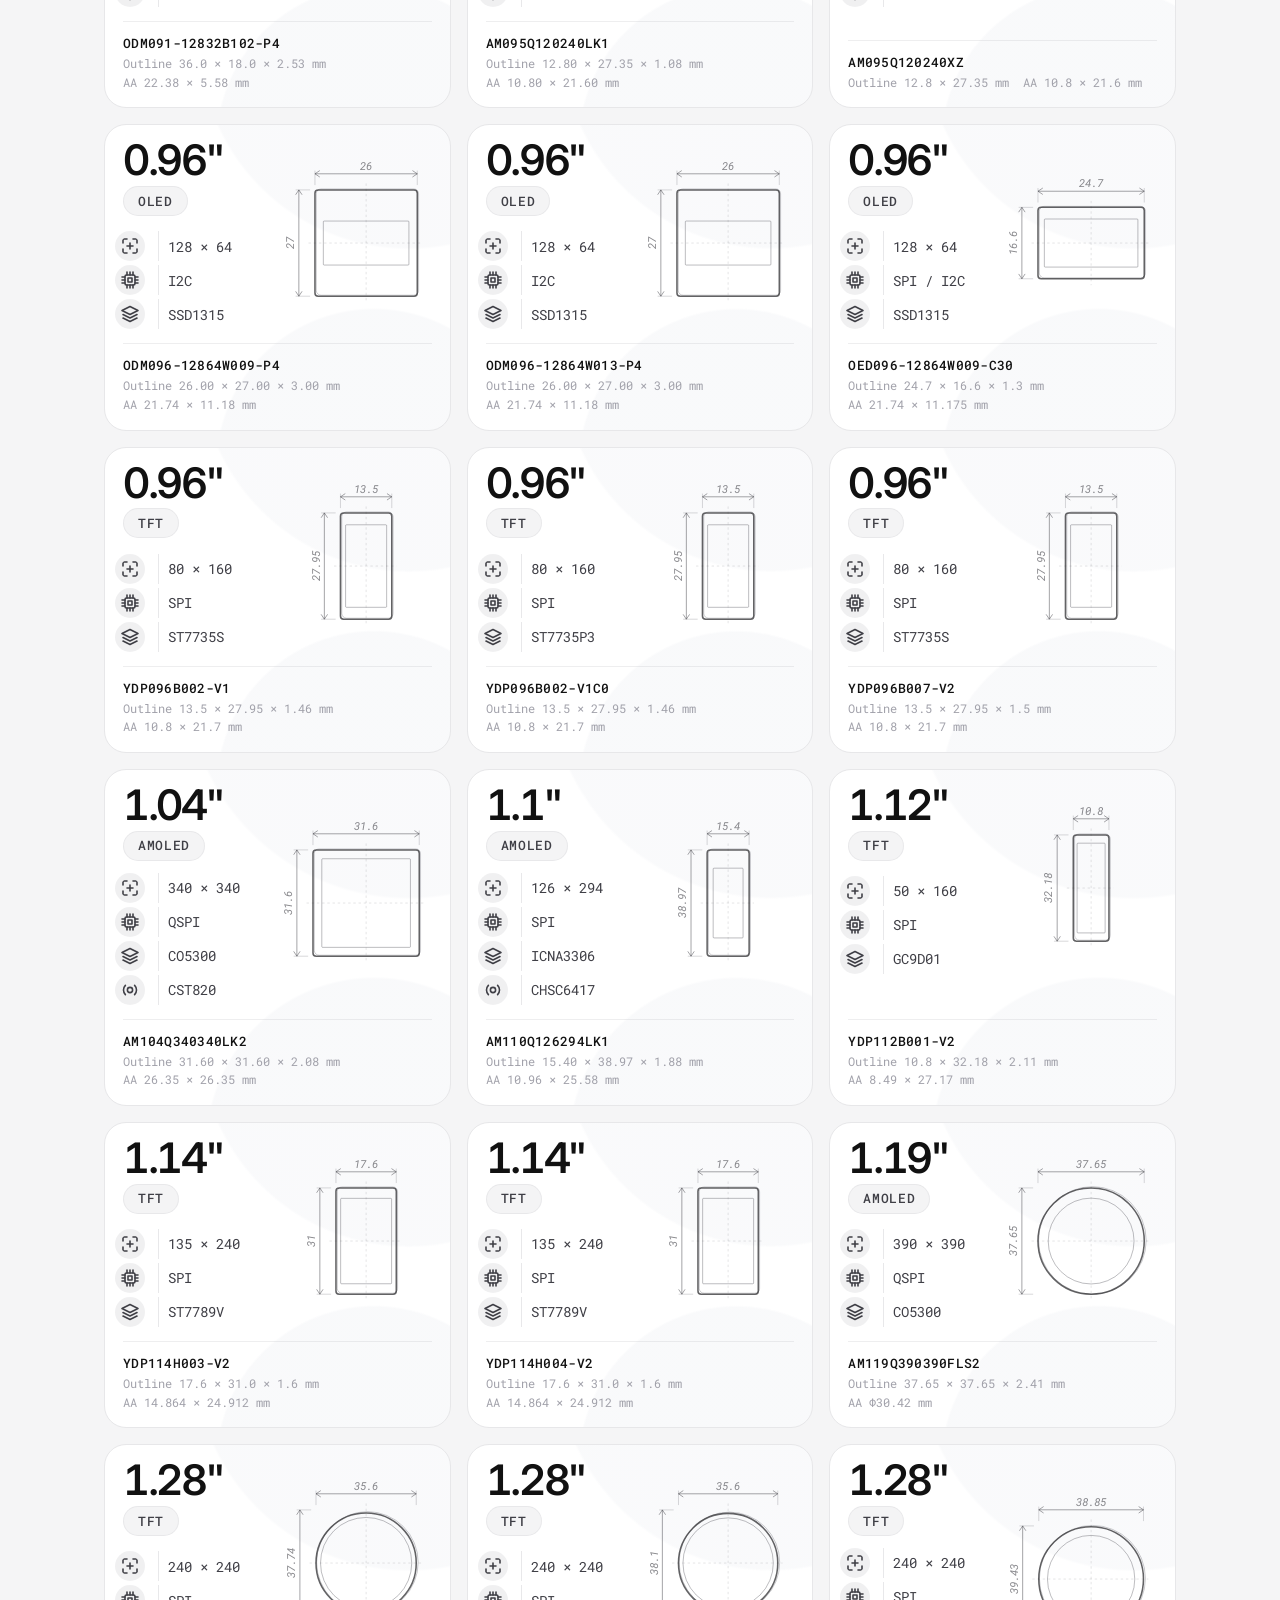
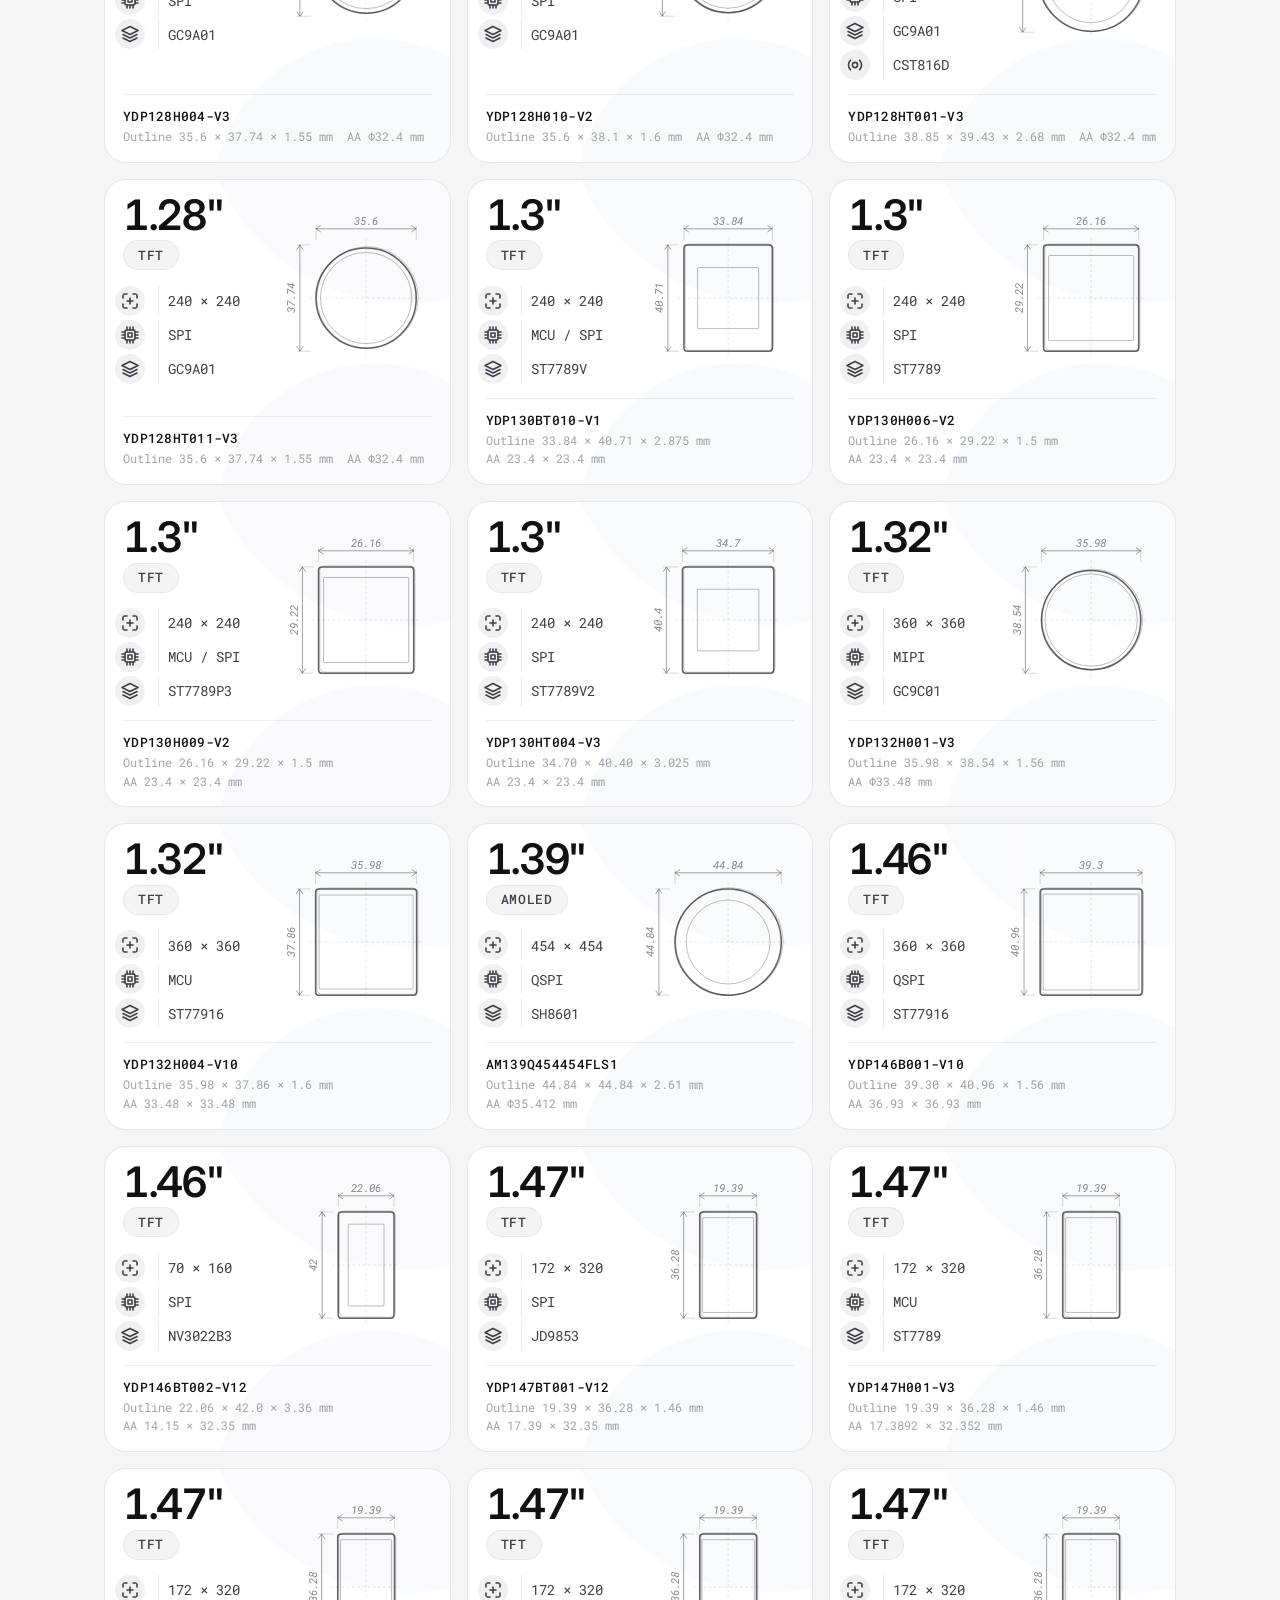
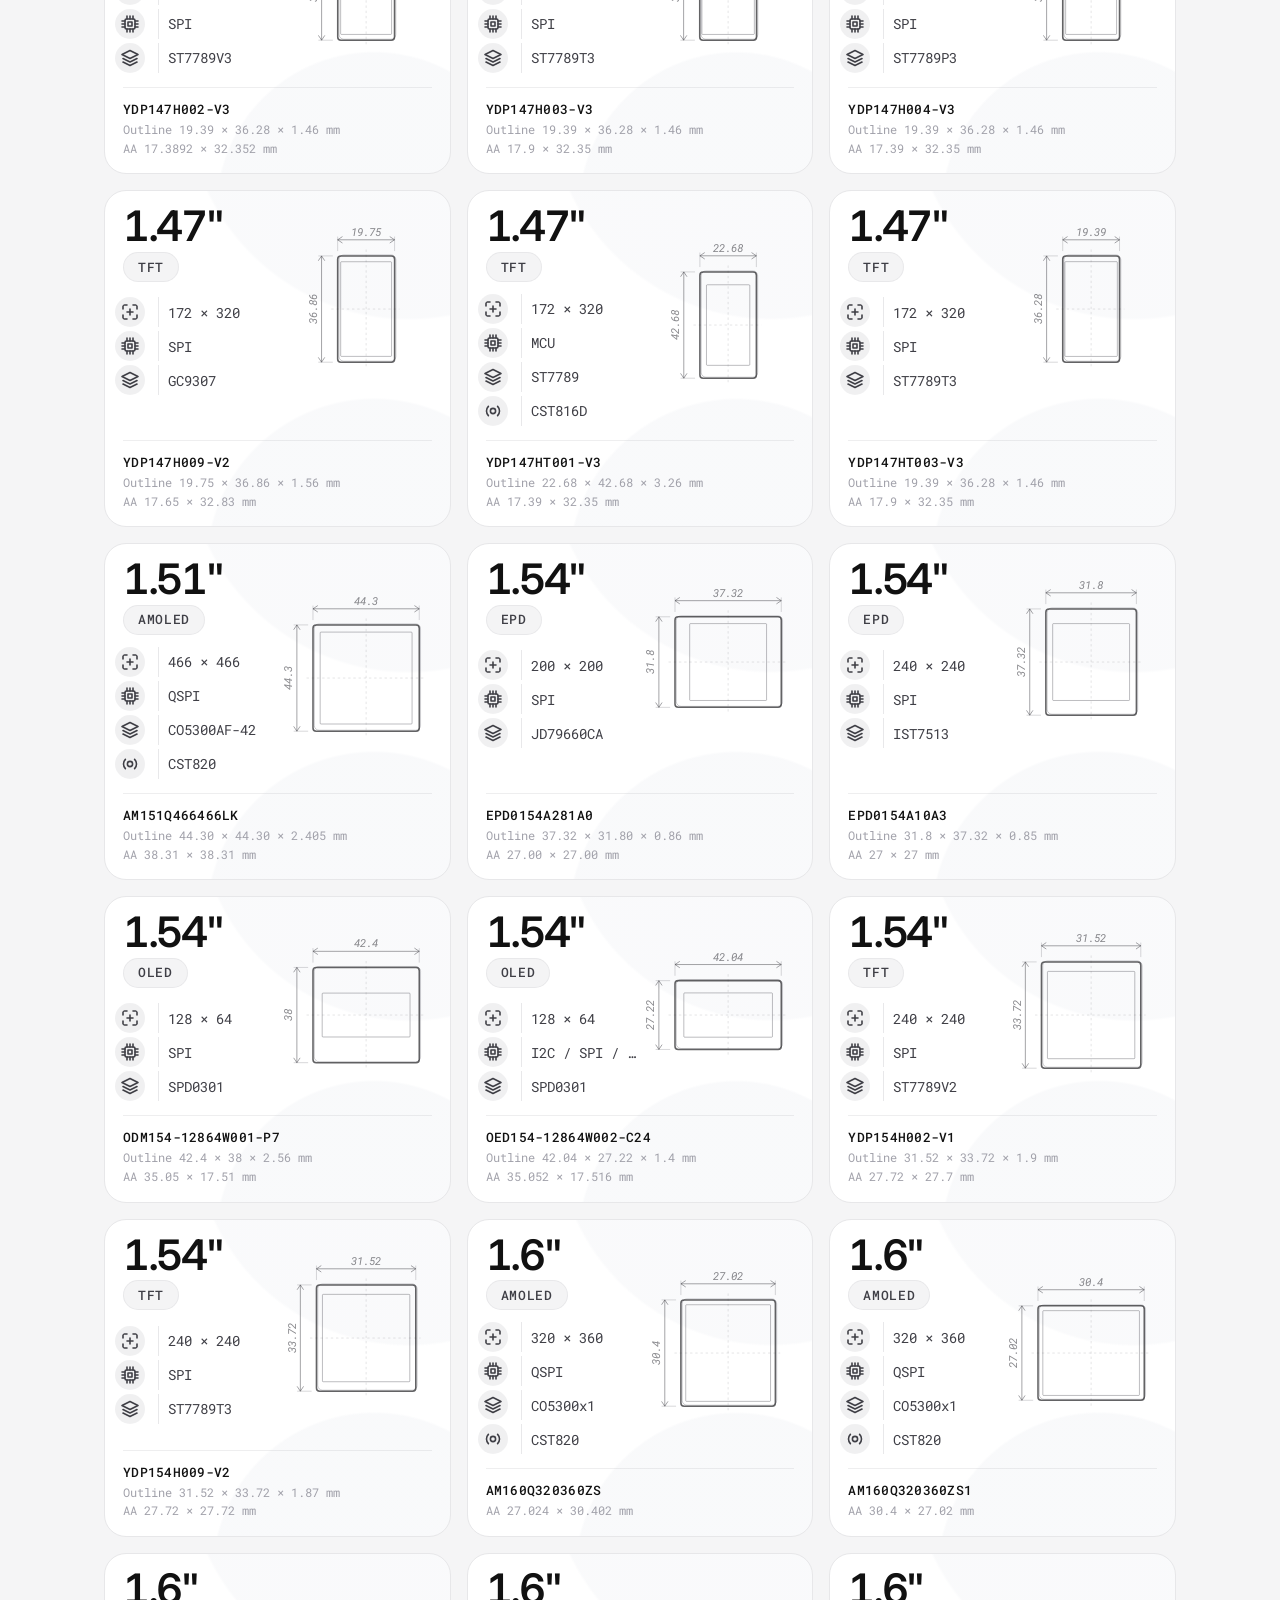
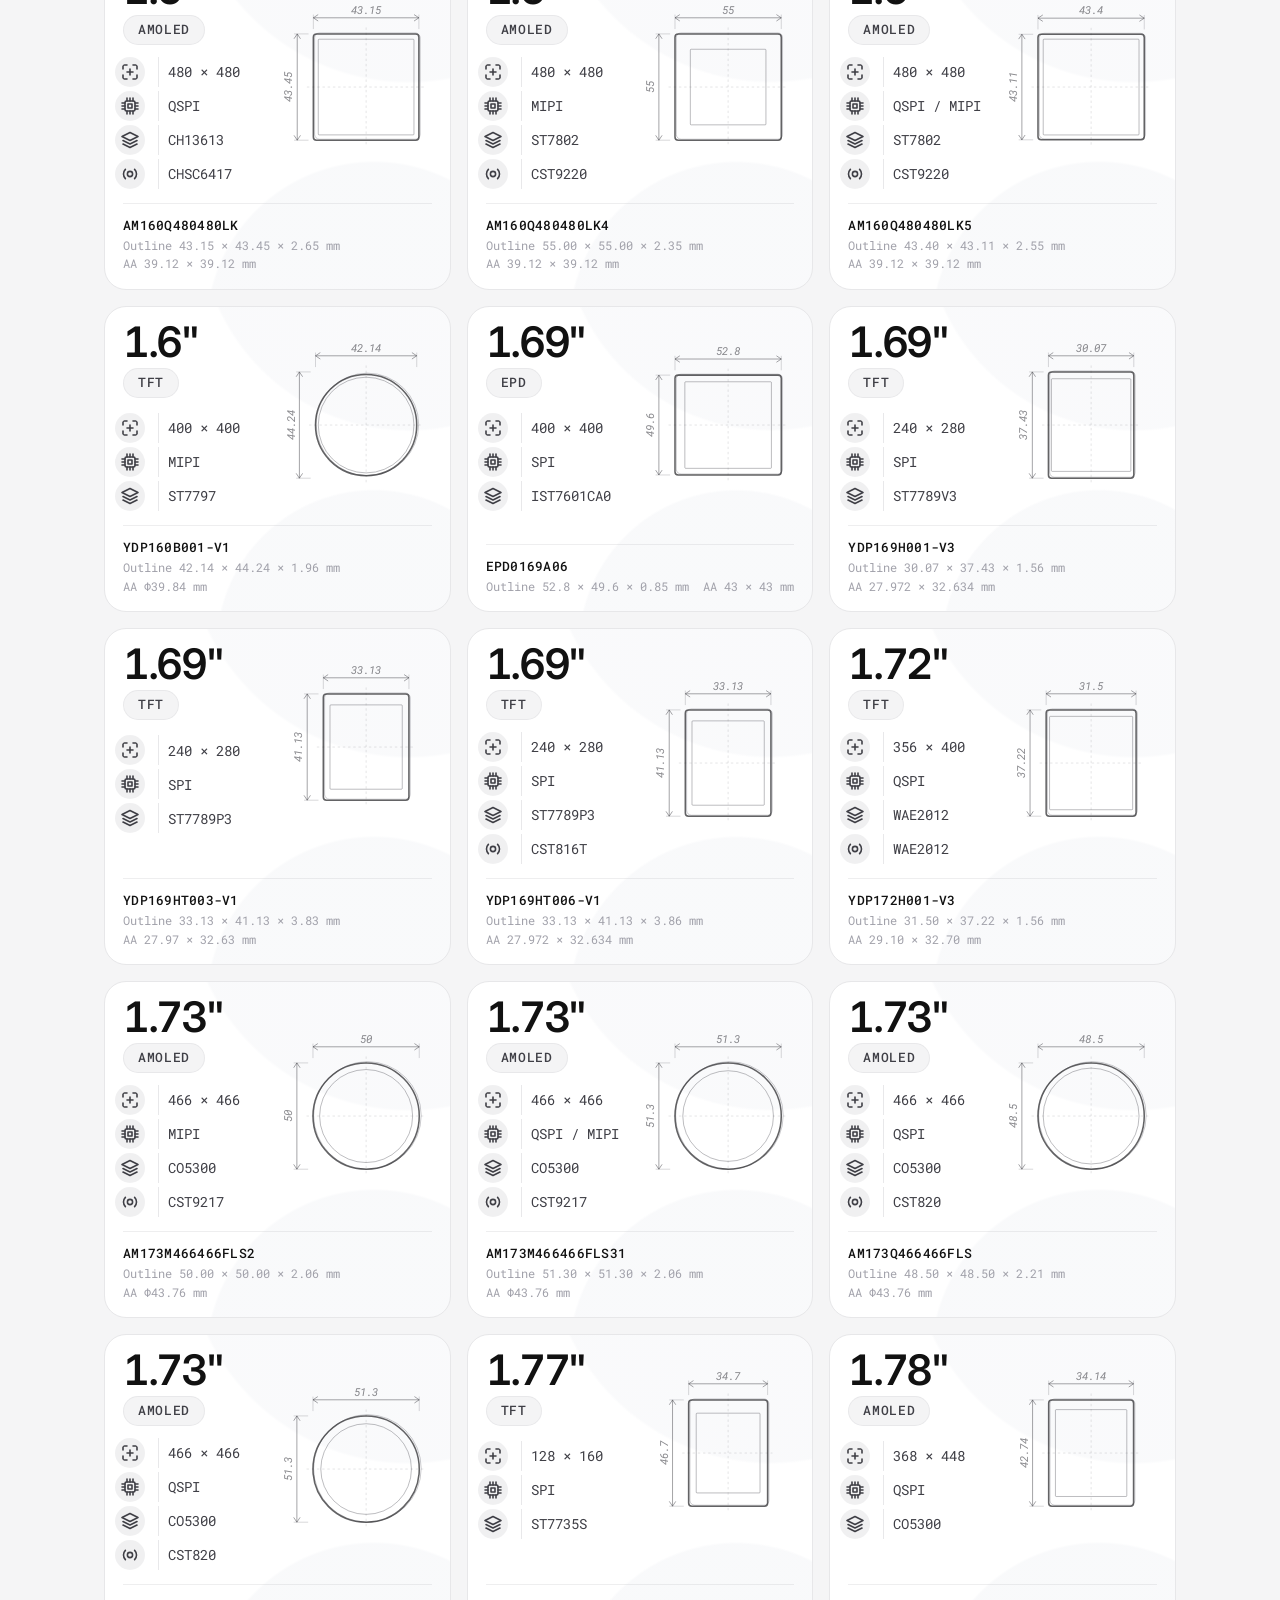
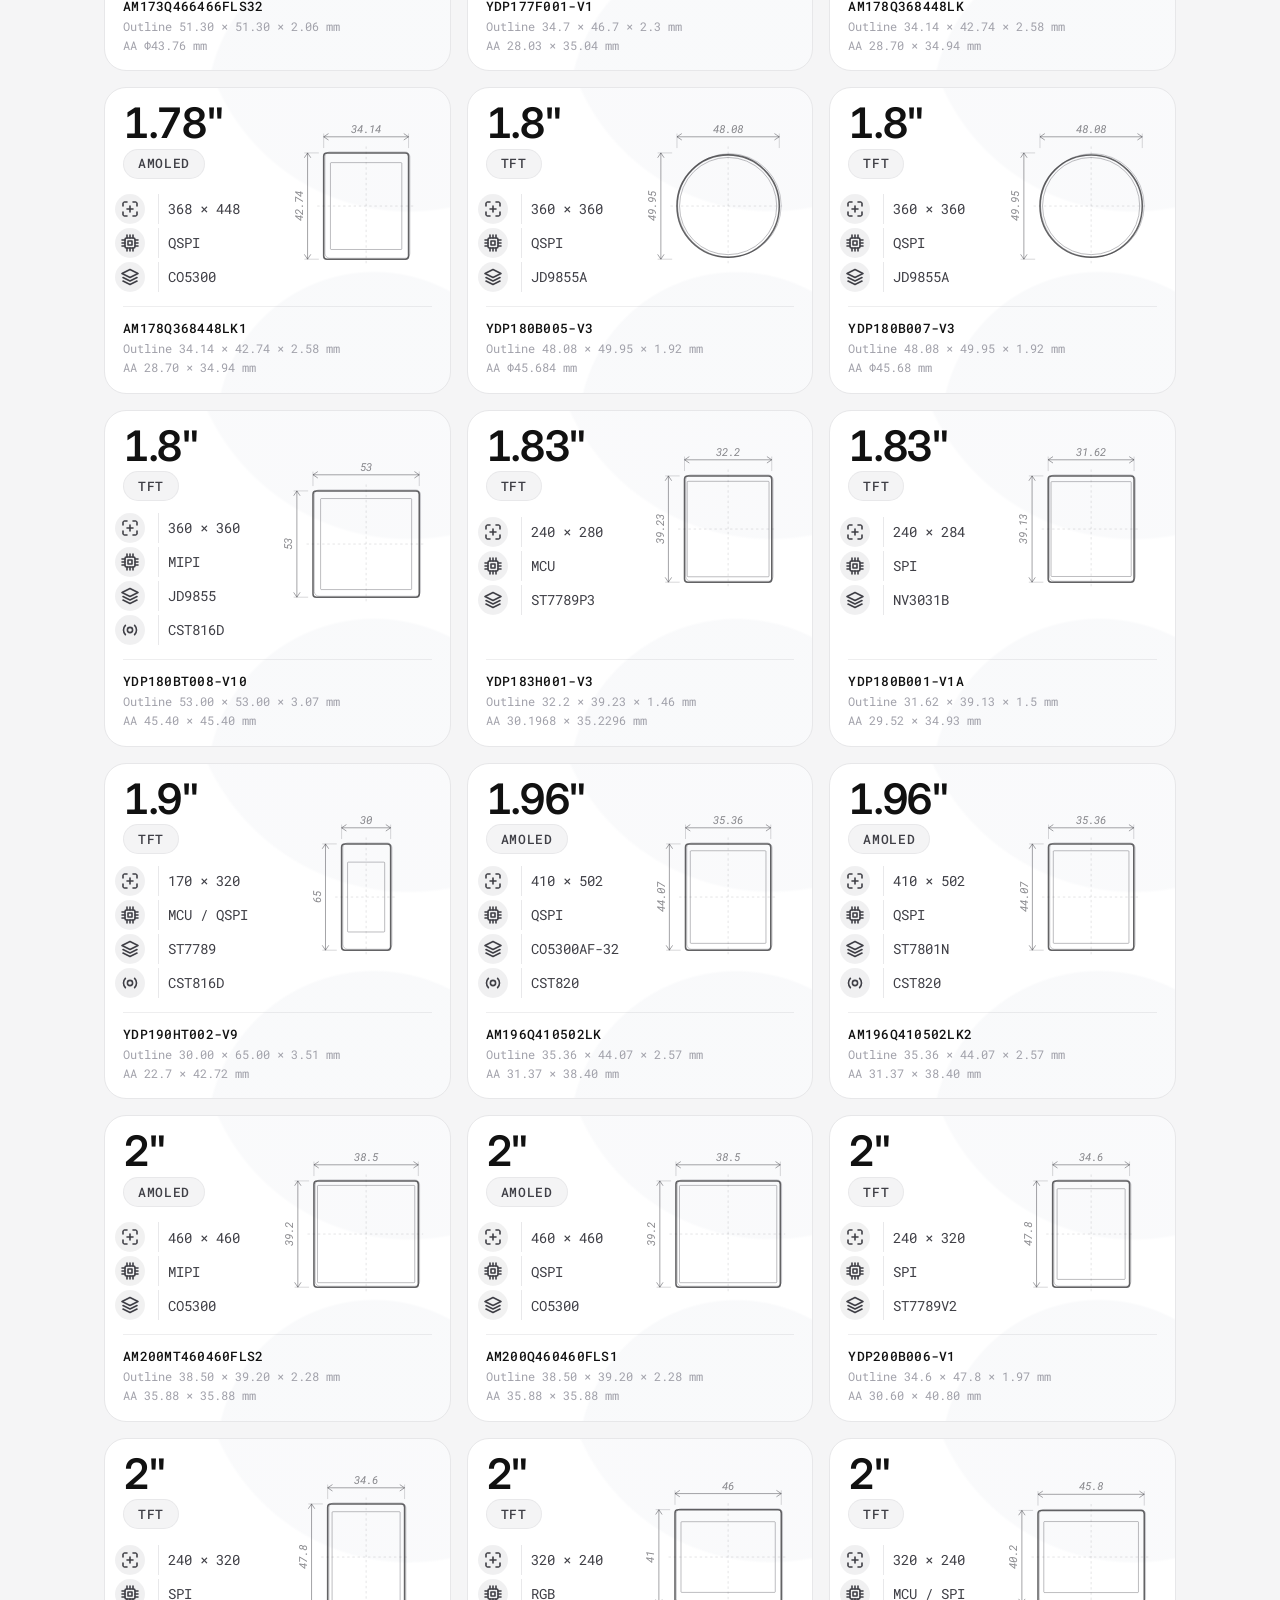
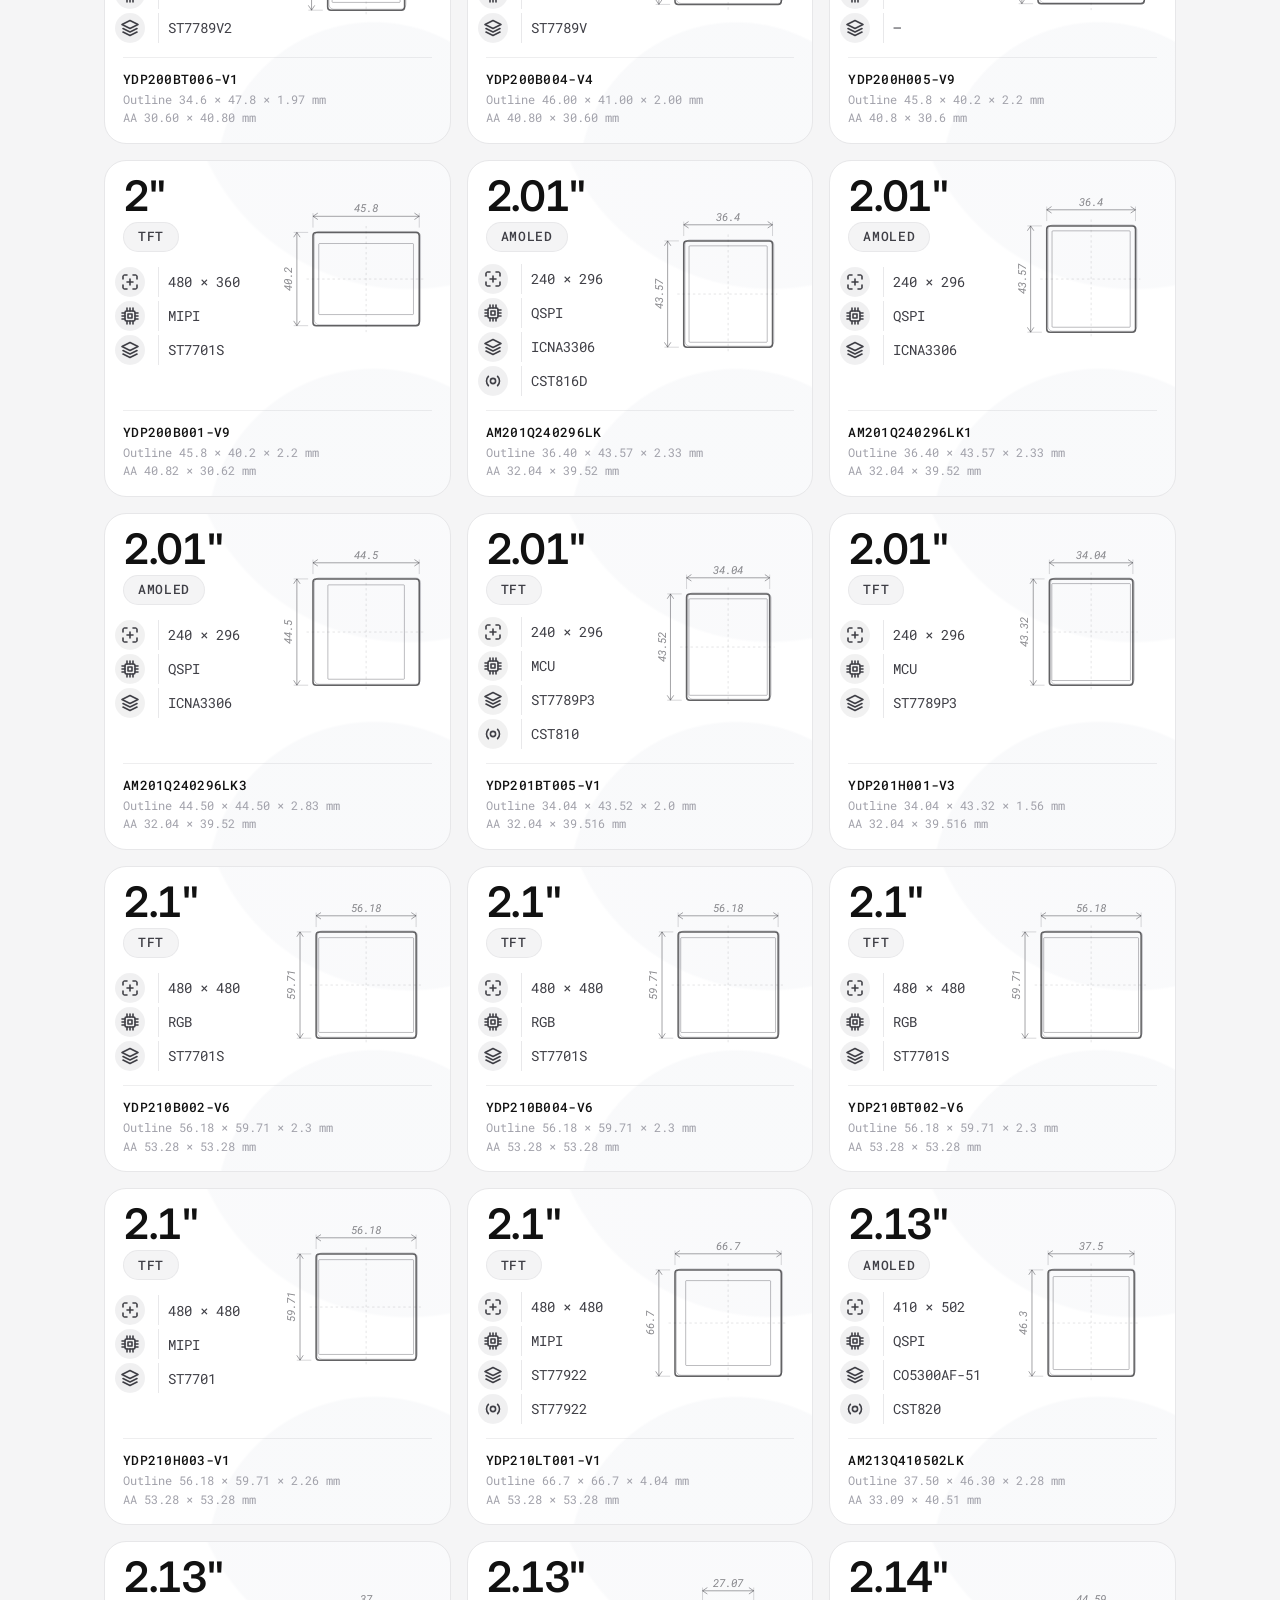
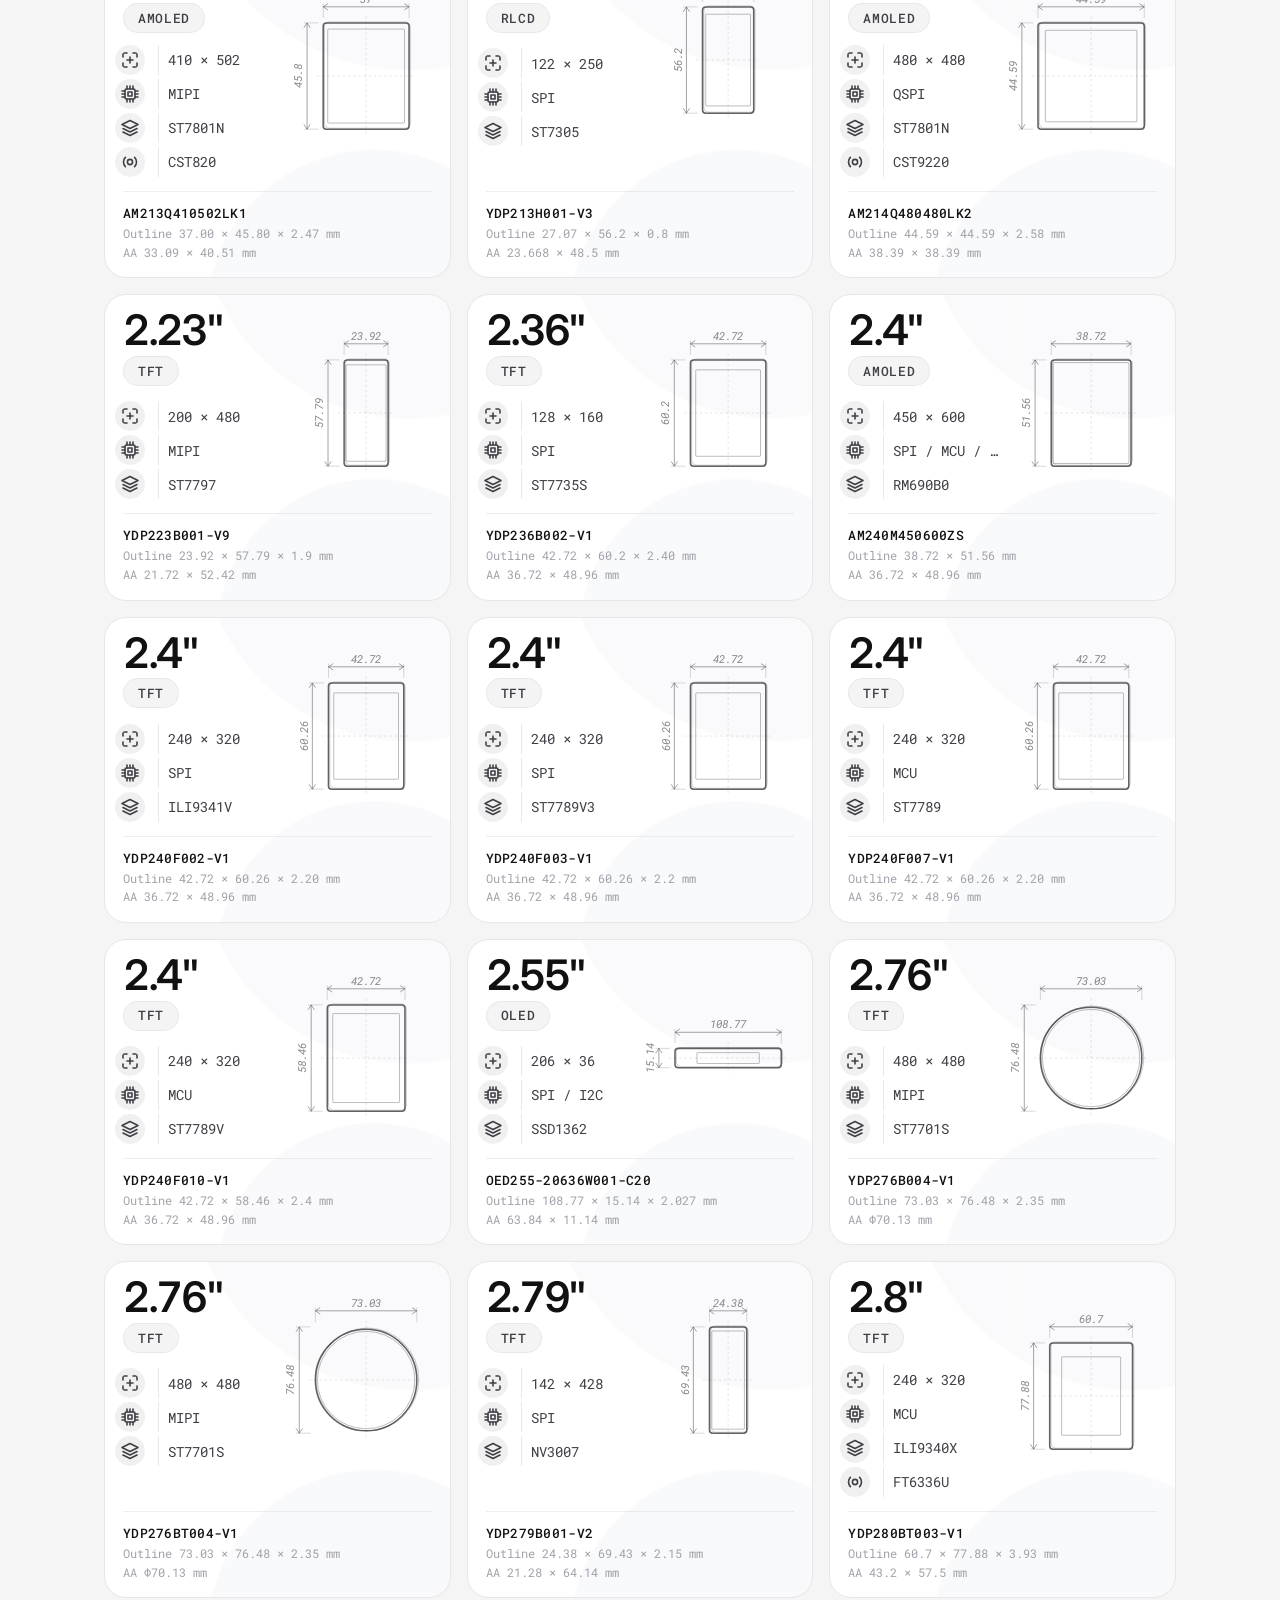
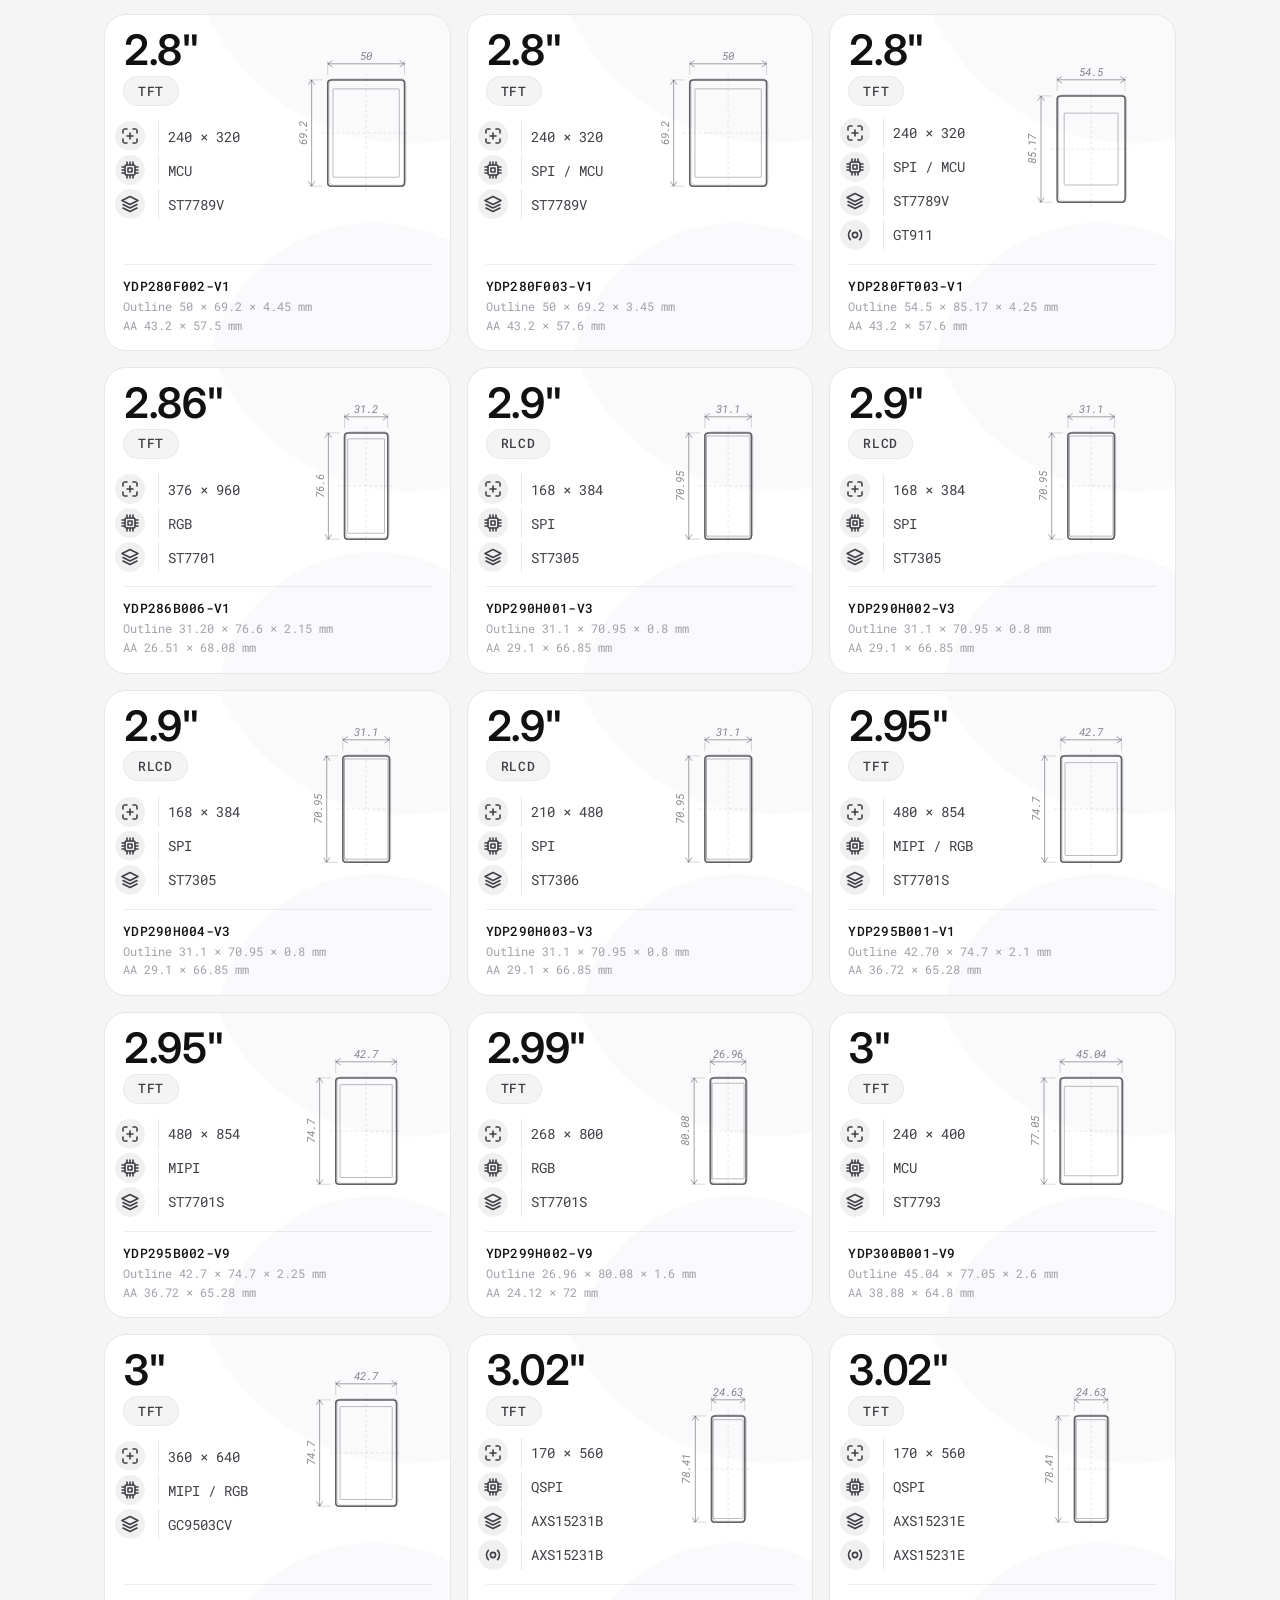
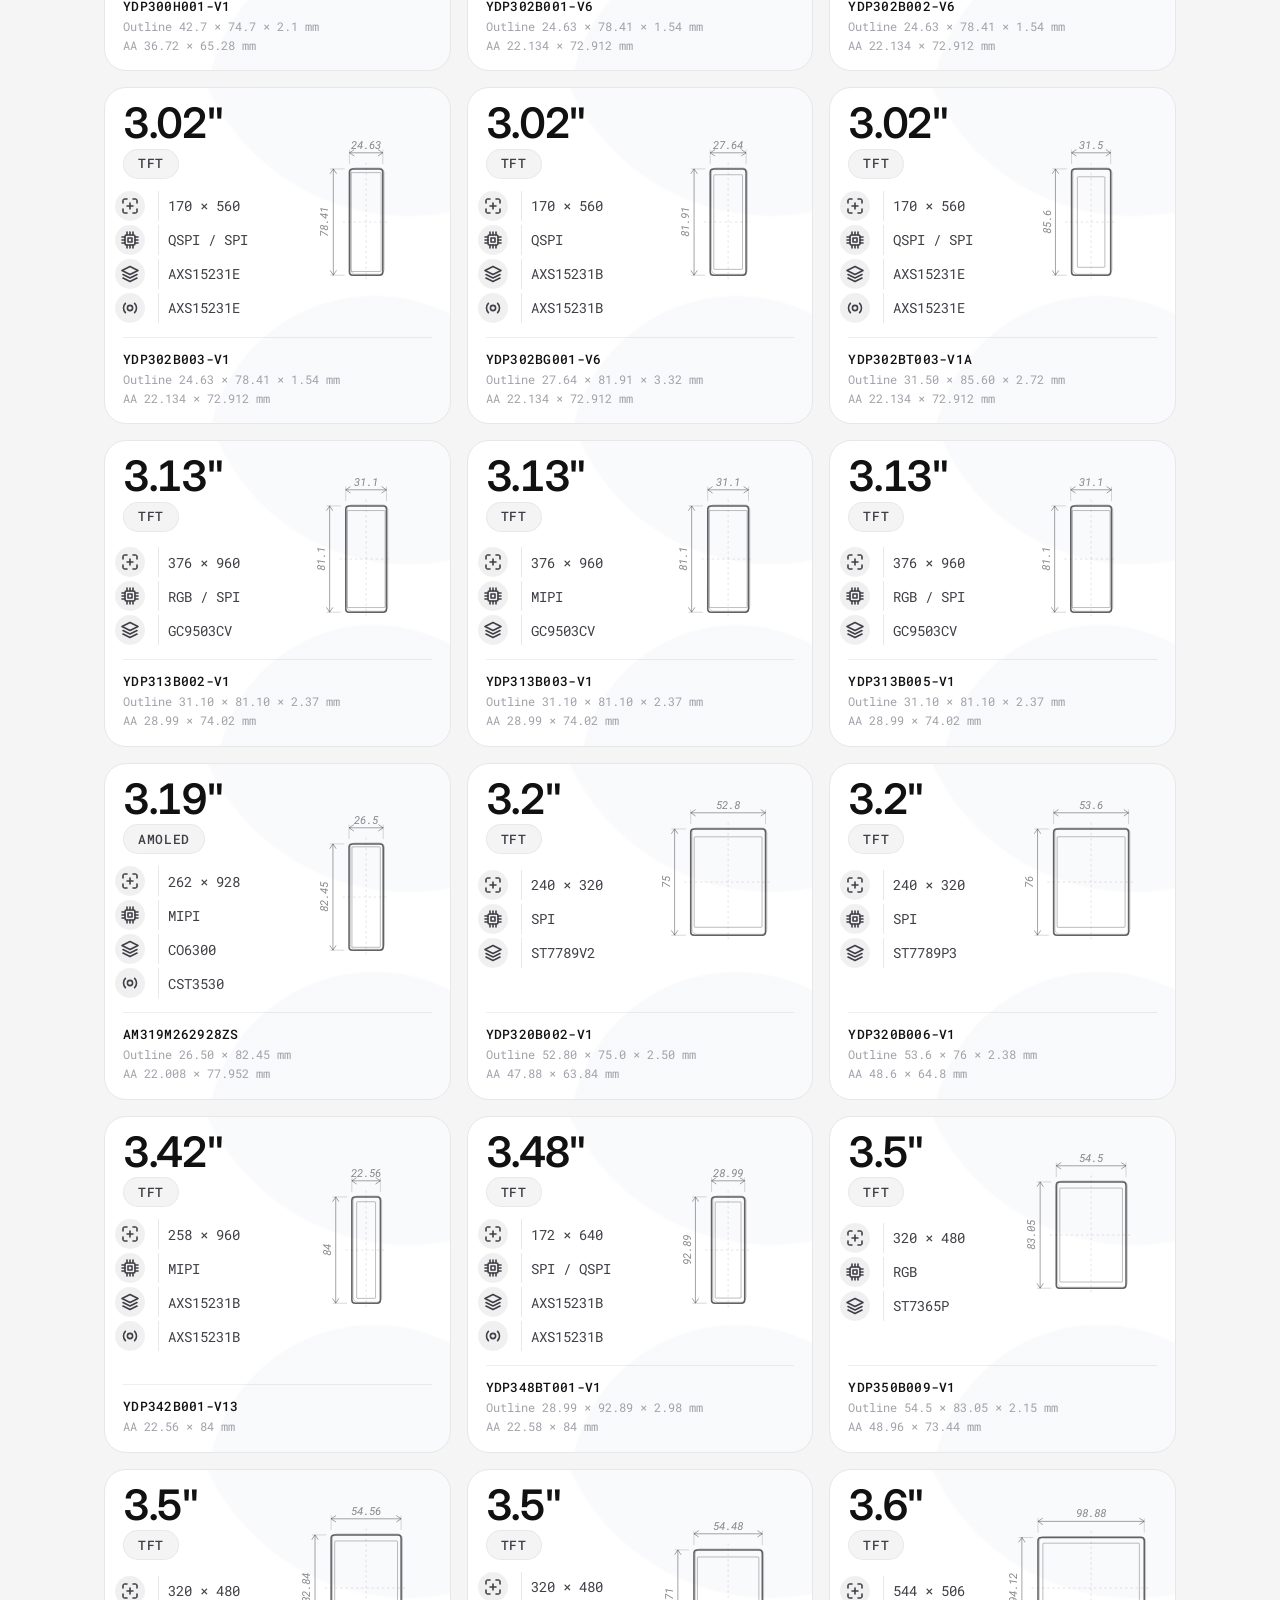
<file: products/index.html>
<!DOCTYPE html>
<html lang="en">
<head>
  <meta charset="utf-8" />
  <meta name="viewport" content="width=device-width, initial-scale=1" />
  <title>Find a Display — OSPTEK</title>
  <meta name="description" content="OSPTEK display catalog: TFT, AMOLED, OLED, RLCD and EPD modules by size, interface, driver and touch" />
  <link rel="preconnect" href="https://fonts.googleapis.com" />
  <link rel="preconnect" href="https://fonts.gstatic.com" crossorigin />
  <link href="https://fonts.googleapis.com/css2?family=Inter:wght@400;500;600;800&family=Roboto+Mono:wght@400&display=swap" rel="stylesheet" />
  <link rel="stylesheet" href="../assets/base.css?v=2" />
  <link rel="stylesheet" href="../assets/find.css?v=31" />
</head>
<body>
  <header class="topbar">
    <a class="wordmark" href="../" aria-label="OSPTEK">osptek</a>
    <button class="menu" type="button" aria-label="Menu">
      <span></span>
      <span></span>
      <span></span>
    </button>
  </header>
  <main class="finder">
    <div class="finder-head">
      <h1>Find a Display</h1>
      <p class="lede" id="lede">Specs and examples in each repository</p>
    </div>

    <div class="search">
      <label class="sr-only" for="q">Search displays</label>
      <input id="q" type="search" autocomplete="off" spellcheck="false"
             placeholder="Search model, size, interface, driver, touch…" />
    </div>

    <!-- find.js fills the filters from the catalogue -->
    <div class="filters" id="filters"></div>

    <p class="tally">
      <span id="tally"></span>
      <button class="reset" id="reset" type="button" hidden>Clear</button>
    </p>
    <div class="cards" id="cards"></div>
  </main>
  <footer class="foot">
    <div class="foot-in">
      <a href="https://github.com/osptek">github.com/osptek</a>
      <a href="https://osptek.com/">osptek.com</a>
      <a href="https://shop110742373.taobao.com/">鱼鹰光电工厂店</a>
      <a href="https://www.aliexpress.com/store/1105701619">OSPTEK Official Store</a>
      <a href="mailto:luyu@osptek.com">luyu@osptek.com</a>
      <p class="note">Datasheets and examples live in each product repository.</p>
    </div>
  </footer>
  <script src="../assets/topbar.js?v=1"></script>
  <script src="../assets/find.js?v=33"></script>
</body>
</html>
</file>
<file: assets/base.css>
/* shared shell: page colours, type, topbar and pill buttons */

* { box-sizing: border-box; }

:root {
  --bar: 84px;
  --page: #f5f5f6;
  --card: #fff;
  --ink: #111;
  --muted: #71717a;
  --faint: #a1a1aa;
  --line: #e7e7e9;
  --edge: #c9c9cf;
  /* Roboto Mono: plain round zero, no slash or dot through it */
  --mono: "Roboto Mono", ui-monospace, SFMono-Regular, Menlo, monospace;
}

html, body {
  margin: 0;
  min-height: 100%;
  /* off-white so the white edge light reads against the page */
  background: var(--page);
  color: var(--ink);
}

body {
  display: flex;
  flex-direction: column;
  font-family: Inter, "Helvetica Neue", Helvetica, Arial, sans-serif;
}

.topbar {
  /* rides along at the top; bare over the page, panelled once scrolled */
  position: sticky;
  top: 0;
  z-index: 3;
  display: flex;
  align-items: center;
  justify-content: space-between;
  height: var(--bar);
  padding: 0 36px;
  background: transparent;
  /* transparent up front so the line can appear without shifting the layout */
  border-bottom: 1px solid transparent;
  transition: background-color 240ms ease, border-color 240ms ease;
}

.topbar.is-stuck {
  background-color: rgba(245, 245, 246, 0.72);
  backdrop-filter: saturate(180%) blur(14px);
  -webkit-backdrop-filter: saturate(180%) blur(14px);
  border-bottom-color: var(--line);
}

.wordmark {
  color: var(--ink);
  text-decoration: none;
  font-family: Inter, Arial, sans-serif;
  font-size: 34px;
  font-weight: 800;
  line-height: 1;
  letter-spacing: -0.05em;
}

.menu {
  width: 36px;
  height: 36px;
  padding: 0;
  border: 0;
  background: transparent;
  cursor: pointer;
  display: flex;
  flex-direction: column;
  justify-content: center;
  align-items: center;
  gap: 5px;
}

.menu span {
  display: block;
  width: 20px;
  height: 2px;
  background: var(--ink);
}

.btn {
  appearance: none;
  display: inline-flex;
  align-items: center;
  border-radius: 999px;
  padding: 12px 26px;
  font: 500 16px/1.2 inherit;
  letter-spacing: -0.01em;
  text-decoration: none;
  cursor: default;
}

/* only the ones that actually go somewhere behave like links */
a.btn {
  cursor: pointer;
  transition: border-color 180ms ease, background-color 180ms ease;
}

.btn-fill {
  border: 0;
  background: var(--ink);
  color: #fff;
}

a.btn-fill:hover {
  background: #000;
}

.btn-ghost {
  border: 1px solid #e5e5e5;
  background: #fff;
  color: var(--ink);
}

a.btn-ghost:hover {
  border-color: var(--edge);
}

.sr-only {
  position: absolute;
  width: 1px;
  height: 1px;
  margin: -1px;
  padding: 0;
  overflow: hidden;
  clip-path: inset(50%);
  white-space: nowrap;
}

@media (max-width: 640px) {
  :root { --bar: 72px; }
  .topbar { padding: 0 20px; }
  .wordmark { font-size: 28px; }
}
</file>
<file: assets/home.css>
/* home hero: the mark, its light, the colour bloom and the headline */

.hero {
  flex: 1 0 auto;
  min-height: calc(100svh - var(--bar));
  display: flex;
  flex-direction: column;
  align-items: center;
  justify-content: flex-start;
  padding: 8vh 24px 48px;
  text-align: center;
  /* clip the wide bloom sideways, but let it spill up over the topbar */
  overflow-x: clip;
}

.mark-wrap {
  position: relative;
  width: min(420px, 62vw);
  user-select: none;
}

.mark {
  position: relative;
  z-index: 1;
  display: block;
  width: 100%;
  height: auto;
  /* decorative: never drag it out as an image */
  -webkit-user-drag: none;
  pointer-events: none;
  /* ambient ring first, then a cast shadow: the ring is what the edge light plays against */
  filter:
    drop-shadow(0 0 15px rgba(0, 0, 0, 0.22))
    drop-shadow(0 20px 36px rgba(0, 0, 0, 0.22));
}

/* the light is masked to a band hugging the outside of the mark's edges */
.mark-glow {
  position: absolute;
  z-index: 2;
  inset: -9.545% -5%;
  overflow: hidden;
  /* keep the spinning light's box from stretching the page's scroll area */
  contain: paint;
  pointer-events: none;
  mask: url(mark-halo.svg) center / 100% 100% no-repeat;
  -webkit-mask: url(mark-halo.svg) center / 100% 100% no-repeat;
}

/* invisible copy of the mark on top: only its geometry takes the click,
   so the surrounding empty box does nothing */
.mark-hit {
  position: absolute;
  z-index: 3;
  inset: 0;
  width: 100%;
  height: 100%;
  pointer-events: none;
}

.mark-hit g {
  pointer-events: all;
  cursor: pointer;
}

/* one light sweeping around: a single bright arc centred on --light-angle,
   which home.js spins on its own or aims at the pointer */
.orbit {
  position: absolute;
  left: 50%;
  top: 50%;
  display: block;
  width: 200%;
  aspect-ratio: 1;
  background: conic-gradient(
    from 0deg at 50% 50%,
    #fff 0deg 20deg,
    rgba(255, 255, 255, 0) 56deg,
    rgba(255, 255, 255, 0) 304deg,
    #fff 340deg 360deg
  );
  filter: blur(9px);
  transform: translate(-50%, -50%) rotate(var(--light-angle, 0deg));
}

/* click the mark and colour blooms out from behind it;
   click again and it fades back off */
.mark-color {
  position: absolute;
  z-index: 0;
  inset: -115%;
  /* strongest around the mark, gone before it reaches the copy */
  mask: radial-gradient(closest-side, #000 24%, rgba(0, 0, 0, 0) 72%);
  -webkit-mask: radial-gradient(closest-side, #000 24%, rgba(0, 0, 0, 0) 72%);
  filter: blur(46px);
  opacity: 0;
  transform: scale(0.55);
  /* the drifting gradient inside spins, so keep its box off the scroll area */
  contain: paint;
  /* fading out is a plain fade; the scale only resets once it is invisible */
  transition: opacity 620ms ease, transform 0ms linear 620ms;
  pointer-events: none;
}

.mark-color::before {
  content: "";
  position: absolute;
  inset: 0;
  border-radius: 50%;
  background: conic-gradient(
    from 0deg at 50% 50%,
    #ff4ec7 0deg,
    #7c5cff 55deg,
    #2f8bff 110deg,
    #22e0e8 160deg,
    #52e07a 210deg,
    #ffd23f 260deg,
    #ff7a45 300deg,
    #ff4e7a 340deg,
    #ff4ec7 360deg
  );
  animation: hue-drift 24s linear infinite;
}

.mark-wrap.is-lit .mark-color {
  opacity: 0.55;
  transform: scale(1);
  transition:
    opacity 520ms ease-out,
    transform 900ms cubic-bezier(0.16, 1, 0.3, 1);
}

@keyframes hue-drift {
  to { transform: rotate(360deg); }
}

.title {
  position: relative;
  z-index: 1;
  margin: 36px 0 0;
  font-size: clamp(42px, 8vw, 84px);
  font-weight: 600;
  line-height: 1.05;
  letter-spacing: -0.045em;
}

.sub {
  position: relative;
  z-index: 1;
  margin: 18px 0 0;
  /* monospace like Vercel's: every scrambled letter keeps the line's width */
  font-family: var(--mono);
  font-size: clamp(14px, 1.9vw, 18px);
  font-weight: 400;
  color: var(--muted);
  letter-spacing: 0;
  text-wrap: balance;
}

/* home.js takes over this slot and scrambles the letters from phrase to
   phrase; without it, the first phrase simply stands still */
.rotator {
  display: inline-block;
}

.phrase {
  display: none;
}

.phrase:first-child {
  display: inline;
}

.actions {
  position: relative;
  z-index: 1;
  display: flex;
  flex-wrap: wrap;
  justify-content: center;
  gap: 12px;
  margin-top: 32px;
}

/* category doors, one screen below the hero */
.cats-home {
  flex: 0 0 auto;
  width: 100%;
  max-width: 1120px;
  margin: 0 auto;
  padding: 0 24px 88px;
}

.cat-grid {
  display: grid;
  grid-template-columns: repeat(auto-fit, minmax(264px, 360px));
  justify-content: center;
  gap: 14px;
}

.cat-card {
  display: flex;
  flex-direction: column;
  gap: 10px;
  padding: 20px;
  border: 1px solid var(--line);
  border-radius: 16px;
  background: var(--card);
  color: inherit;
  text-decoration: none;
  transition: border-color 180ms ease, transform 180ms ease, box-shadow 180ms ease;
}

.cat-card:hover {
  border-color: var(--edge);
  transform: translateY(-2px);
  box-shadow: 0 10px 24px rgba(17, 17, 17, 0.06);
}

.cat-head {
  display: flex;
  align-items: baseline;
  justify-content: space-between;
  gap: 10px;
}

.cat-name {
  font-size: 20px;
  font-weight: 600;
  letter-spacing: -0.02em;
}

.cat-count {
  font: 400 13px/1 var(--mono);
  color: var(--faint);
}

.cat-note {
  font: 400 13px/1.55 var(--mono);
  color: var(--muted);
}

@media (prefers-reduced-motion: reduce) {
  .mark-color::before { animation: none; }
}

@media (max-width: 640px) {
  .mark-wrap { width: min(280px, 78vw); }
  .title { margin-top: 28px; }
}
</file>
<file: assets/find.css>
/* product finder: search box, filter chips and result cards */

.finder {
  flex: 1 0 auto;
  width: 100%;
  max-width: 1120px;
  margin: 0 auto;
  padding: 5vh 24px 72px;
}

.finder-head {
  text-align: center;
}

.finder-head h1 {
  margin: 0;
  font-size: clamp(34px, 5.4vw, 60px);
  font-weight: 600;
  line-height: 1.05;
  letter-spacing: -0.04em;
}

.lede {
  margin: 14px 0 0;
  font-family: var(--mono);
  font-size: clamp(13px, 1.7vw, 15px);
  color: var(--muted);
}

.search {
  max-width: 560px;
  margin: 32px auto 0;
}

.search input {
  width: 100%;
  height: 52px;
  padding: 0 18px;
  border: 1px solid var(--line);
  border-radius: 14px;
  background: var(--card);
  color: var(--ink);
  font: 400 15px/1 var(--mono);
  outline: none;
  transition: border-color 160ms ease, box-shadow 160ms ease;
}

.search input::placeholder {
  color: var(--faint);
}

.search input:focus {
  border-color: #b8b8bf;
  box-shadow: 0 0 0 4px rgba(17, 17, 17, 0.05);
}

/* one button per filter; the options live in a panel it drops down */
.filters {
  display: flex;
  flex-wrap: wrap;
  justify-content: center;
  gap: 8px;
  margin-top: 30px;
}

.pick {
  position: relative;
}

.pick-btn {
  appearance: none;
  display: inline-flex;
  align-items: center;
  gap: 8px;
  height: 38px;
  padding: 0 14px;
  border: 1px solid var(--line);
  border-radius: 999px;
  background: var(--card);
  color: #52525b;
  font: 400 13px/1 var(--mono);
  cursor: pointer;
  transition: border-color 160ms ease, color 160ms ease;
}

.pick-btn:hover,
.pick.is-open .pick-btn {
  border-color: var(--edge);
}

/* a filter that is doing something reads darker than the idle ones */
.pick.has-pick .pick-btn {
  border-color: var(--ink);
  color: var(--ink);
}

/* these two carry a display of their own, which would outrank [hidden] */
.pick-menu[hidden],
.num[hidden] {
  display: none;
}

.num {
  display: inline-grid;
  place-items: center;
  min-width: 18px;
  height: 18px;
  padding: 0 5px;
  border-radius: 999px;
  background: var(--ink);
  color: #fff;
  font-size: 11px;
}

.caret {
  width: 9px;
  height: 6px;
  fill: none;
  stroke: currentColor;
  stroke-width: 1.4;
  stroke-linecap: round;
  stroke-linejoin: round;
  transition: transform 180ms ease;
}

.pick.is-open .caret {
  transform: rotate(180deg);
}

.pick-menu {
  position: absolute;
  top: calc(100% + 8px);
  left: 0;
  z-index: 5;
  display: grid;
  grid-template-columns: repeat(var(--cols, 3), minmax(0, 1fr));
  gap: 6px;
  width: max-content;
  max-width: min(340px, calc(100vw - 36px));
  /* long lists scroll inside the panel instead of stretching the page */
  max-height: 306px;
  overflow-y: auto;
  padding: 10px;
  border: 1px solid var(--line);
  border-radius: 14px;
  background: var(--card);
  box-shadow: 0 14px 34px rgba(17, 17, 17, 0.1);
  /* find.js sets --shift to nudge a panel back inside the viewport */
  transform: translateX(var(--shift, 0px));
}

.opt {
  appearance: none;
  border: 1px solid var(--line);
  border-radius: 999px;
  padding: 6px 10px;
  background: var(--card);
  color: #52525b;
  font: 400 12px/1 var(--mono);
  white-space: nowrap;
  text-align: center;
  cursor: pointer;
  transition: border-color 160ms ease, background-color 160ms ease, color 160ms ease;
}

.opt:hover {
  border-color: var(--edge);
}

.opt.is-on {
  background: var(--ink);
  border-color: var(--ink);
  color: #fff;
}

.tally {
  display: flex;
  align-items: center;
  justify-content: center;
  gap: 14px;
  margin: 30px 0 14px;
  font: 400 13px/1 var(--mono);
  color: var(--faint);
}

.reset {
  appearance: none;
  padding: 0;
  border: 0;
  background: none;
  font: inherit;
  color: var(--faint);
  text-decoration: underline;
  cursor: pointer;
}

.reset:hover {
  color: var(--ink);
}

.cards {
  display: grid;
  grid-template-columns: repeat(auto-fit, minmax(310px, 1fr));
  justify-content: start;
  gap: 16px;
}

.card {
  display: flex;
  flex-direction: column;
  gap: 14px;
  padding: 18px;
  border: 1px solid var(--line);
  border-radius: 16px;
  background: var(--card);
  color: inherit;
  text-decoration: none;
  transition: border-color 180ms ease, transform 180ms ease, box-shadow 180ms ease;
}

.card:hover {
  border-color: var(--edge);
  transform: translateY(-2px);
  box-shadow: 0 10px 24px rgba(17, 17, 17, 0.06);
}

.display-card {
  position: relative;
  width: 100%;
  max-width: 380px;
  min-height: 220px;
  overflow: hidden;
  padding: 16px 18px;
  border-radius: 22px;
  background:
    radial-gradient(circle at 78% 112%, rgba(113, 128, 160, 0.045) 0 36%, transparent 36.5%),
    radial-gradient(circle at 88% -28%, rgba(113, 128, 160, 0.04) 0 42%, transparent 42.5%),
    var(--card);
}

.display-main {
  display: grid;
  grid-template-columns: minmax(0, 1fr) 48%;
  align-items: center;
  gap: 8px;
  min-height: 188px;
}

.display-copy {
  min-width: 0;
  display: flex;
  flex-direction: column;
  align-self: stretch;
  justify-content: space-between;
  gap: 12px;
}

.display-identity {
  display: flex;
  flex-direction: column;
  align-items: flex-start;
  gap: 6px;
}

.display-size {
  font-size: 42px;
  font-weight: 600;
  line-height: 0.92;
  letter-spacing: -0.055em;
  font-variant-numeric: tabular-nums;
}

.display-panel {
  display: inline-flex;
  align-items: center;
  min-height: 30px;
  padding: 0 14px;
  border: 1px solid rgba(113, 113, 122, 0.09);
  border-radius: 999px;
  background: rgba(113, 113, 122, 0.08);
  color: #3f3f46;
  font: 500 13px/1 var(--mono);
  letter-spacing: 0.05em;
}

.display-specs {
  display: grid;
  gap: 4px;
  width: calc(100% + 8px);
  margin-left: -8px;
}

.display-spec-row {
  display: flex;
  align-items: center;
  min-width: 0;
  color: #3f3f46;
  font: 400 14px/1.25 var(--mono);
}

.spec-icon {
  flex: 0 0 44px;
  width: 44px;
  margin-right: 9px;
  border-right: 1px solid rgba(113, 113, 122, 0.16);
}

.spec-icon svg {
  display: block;
  width: 30px;
  height: 30px;
  padding: 5px;
  border-radius: 50%;
  background: rgba(113, 113, 122, 0.1);
  fill: none;
  stroke: #3f3f46;
  stroke-width: 1.6;
  stroke-linecap: round;
  stroke-linejoin: round;
}

.display-spec-text {
  min-width: 0;
  overflow: hidden;
  text-overflow: ellipsis;
  white-space: nowrap;
}

/* miniature industrial-design sketch: dimensions, axes and loose pencil lines */
.screen-preview {
  width: 100%;
  min-height: 152px;
  display: grid;
  align-items: center;
  justify-items: end;
}

.screen-diagram {
  display: block;
  width: 100%;
  height: 160px;
  overflow: visible;
}

.screen-diagram :is(line, rect, circle, path) {
  vector-effect: non-scaling-stroke;
}

.sketch-outline,
.sketch-ghost,
.sketch-active,
.sketch-axis,
.sketch-dim,
.sketch-dim-guide,
.sketch-arrow {
  fill: none;
}

.sketch-outline {
  stroke: rgba(39, 39, 42, 0.72);
  stroke-width: 1.55;
}

.sketch-ghost {
  stroke: rgba(82, 82, 91, 0.3);
  stroke-width: 1;
}

.sketch-active {
  stroke: rgba(63, 63, 70, 0.38);
  stroke-width: 0.9;
}

.sketch-axis {
  stroke: rgba(82, 82, 91, 0.2);
  stroke-width: 0.75;
  stroke-dasharray: 2.4 2.8;
}

.sketch-dim,
.sketch-arrow {
  stroke: rgba(63, 63, 70, 0.48);
  stroke-width: 1;
}

.sketch-dim-guide {
  stroke: rgba(82, 82, 91, 0.3);
  stroke-width: 0.75;
}

.sketch-label {
  fill: rgba(63, 63, 70, 0.62);
  font: italic 7px/1 var(--mono);
}

.card:hover .sketch-outline {
  stroke: rgba(24, 24, 27, 0.9);
}

/* model number and mechanical sizes, under the sketch */
.display-foot {
  /* sits on the floor of the card when a neighbour in the row is taller */
  margin-top: auto;
  display: grid;
  gap: 4px;
  padding-top: 12px;
  border-top: 1px solid rgba(113, 113, 122, 0.12);
  font-family: var(--mono);
}

.display-model {
  overflow: hidden;
  text-overflow: ellipsis;
  white-space: nowrap;
  color: var(--ink);
  font-size: 13px;
  font-weight: 500;
  letter-spacing: 0.02em;
}

.display-dims {
  display: flex;
  flex-wrap: wrap;
  gap: 2px 14px;
  color: var(--faint);
  font-size: 11.5px;
  line-height: 1.45;
}

.empty {
  grid-column: 1 / -1;
  margin: 0;
  padding: 48px 0;
  text-align: center;
  font: 400 14px/1.6 var(--mono);
  color: var(--faint);
}

.foot {
  border-top: 1px solid var(--line);
  padding: 26px 24px 44px;
}

.foot-in {
  max-width: 1120px;
  margin: 0 auto;
  display: flex;
  flex-wrap: wrap;
  gap: 8px 20px;
  justify-content: center;
  font: 400 13px/1.6 var(--mono);
}

.foot a {
  color: #52525b;
  text-decoration: none;
}

.foot a:hover {
  color: var(--ink);
  text-decoration: underline;
}

.foot .note {
  width: 100%;
  margin: 12px 0 0;
  text-align: center;
  color: var(--faint);
}

@media (max-width: 640px) {
  .finder { padding: 4vh 18px 56px; }
  .cards { grid-template-columns: 1fr; }
  .display-card { max-width: none; min-height: 216px; padding: 18px; }
  .display-main { min-height: 176px; gap: 12px; }
  .display-copy { flex: 1 1 auto; }
  .display-size { font-size: 42px; }
  .display-panel { min-height: 30px; padding: 0 13px; font-size: 11px; }
  .screen-preview { flex-basis: 132px; width: 132px; min-height: 132px; }
  .screen-diagram { width: 132px; height: 132px; }
  .spec-icon { flex-basis: 44px; width: 44px; margin-right: 9px; }
  .display-spec-row { font-size: 12px; }
}

@media (max-width: 380px) {
  .display-card { padding-inline: 18px; }
  .screen-preview { flex-basis: 112px; width: 112px; }
  .screen-diagram { width: 112px; height: 112px; }
}
</file>
